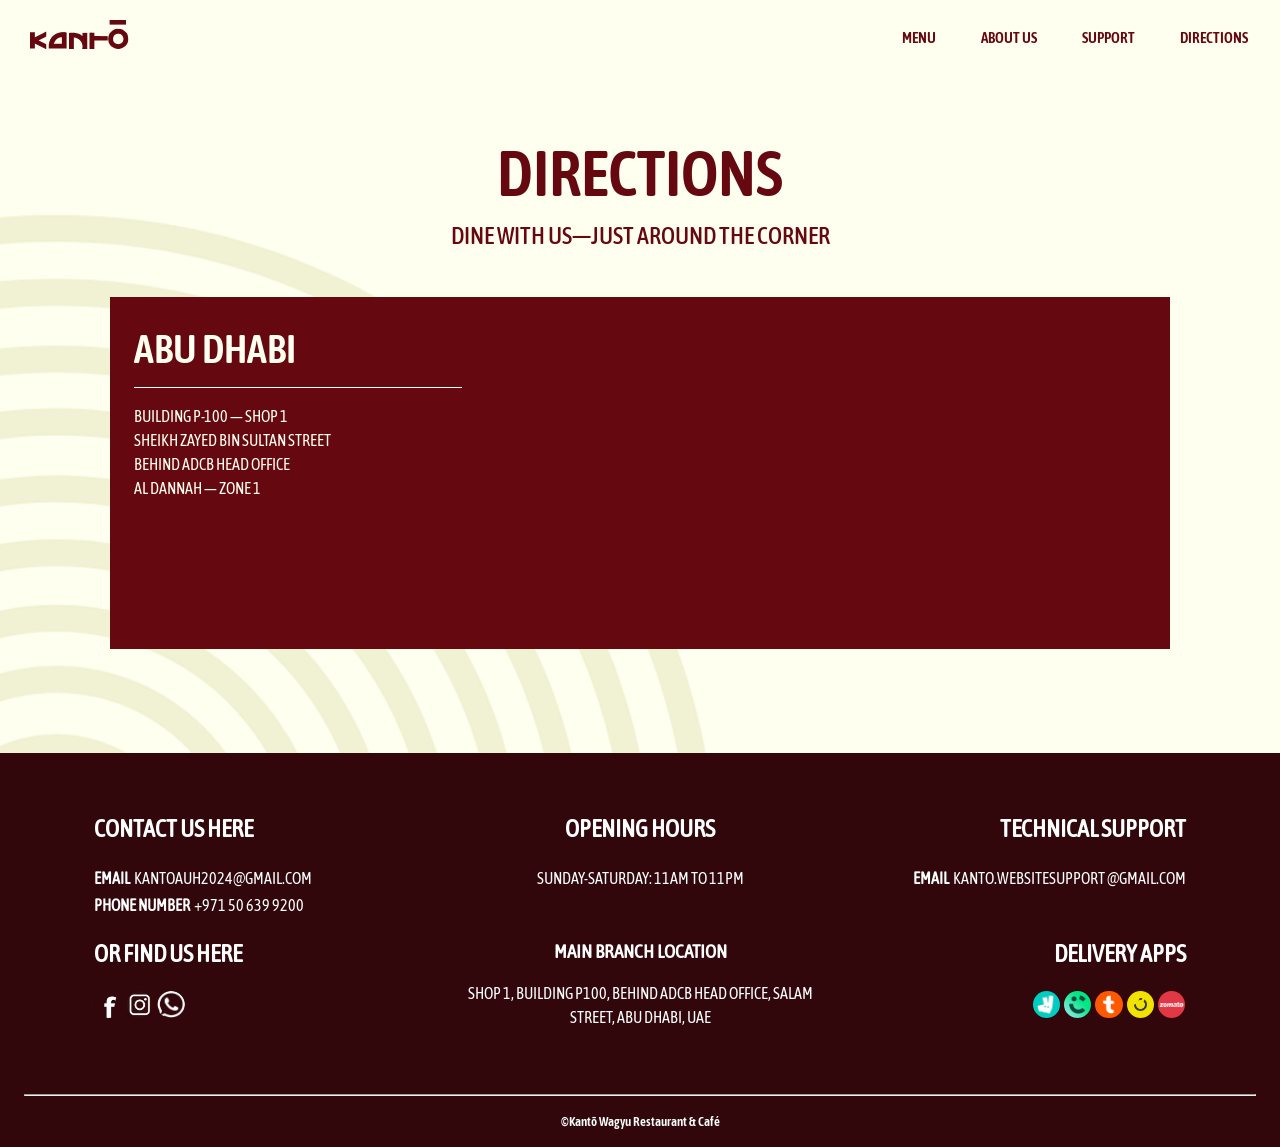
<file: Website/directions.html>
<!DOCTYPE html>
<html lang="en">

<head>
    <meta charset="UTF-8">
    <meta name="viewport" content="width=device-width, initial-scale=1.0">
    <link rel="stylesheet" href="style.css"> <!-- External style sheet -->
    <link rel="icon" href="website-media/Header/kanto-main-logo.ico" type="image/x-icon"> <!-- Sets document icon -->
    <title>Kantō Wagyu Restaurant & Café • Directions</title>
</head>

<body id="directions-body">
    <!-- Header Section -->
    <header id="directions-header">
        <!-- Navigation  -->
        <nav class="nav-bar" id="navbar">
            <!-- Logo that leads to Home -->
            <a href="index.html">
                <img src="website-media/Support/Kanto Nav Logo.png" class="header-logo" alt="Kanto Logo">
            </a>

            <!-- Navigation Links -->
            <div class="nav-links" id="nav-links">
                <ul>
                    <li><a href="menu.html">MENU</a></li>
                    <li><a href="about.html">ABOUT US</a></li>
                    <li><a href="support.html">SUPPORT</a></li>
                    <li><a href="directions.html"><b>DIRECTIONS</b></a></li>
                </ul>
            </div>

            <!-- Navigation button for mobile -->
            <button class="nav-button" id="nav-toggle">
                <img src="website-media/Support/Mobile Navigation Bar.png" alt="nav button">
            </button>
        </nav>
    </header>

    <!-- Main Section -->
    <main class="directions-sec">
        <!-- header desc start -->
        <div class="header-desc">
            <h1>DIRECTIONS</h1>
            <p>DINE WITH US—JUST AROUND THE CORNER</p>
        </div>
        <!-- header desc end -->
            <!-- loc details start -->
        <div class="loc-details">
            <h3>ABU DHABI</h3>
            <hr>
            <p>BUILDING P-100 — SHOP 1 <br> SHEIKH ZAYED BIN SULTAN STREET <br> BEHIND ADCB HEAD OFFICE <br> AL
                DANNAH — ZONE 1</p>
            <!-- loc maps start -->
            <div class="loc-maps">
                <iframe
                    src="https://www.google.com/maps/embed?pb=!1m18!1m12!1m3!1d3630.802756283384!2d54.372539273566446!3d24.492290159894345!2m3!1f0!2f0!3f0!3m2!1i1024!2i768!4f13.1!3m3!1m2!1s0x3e5e67fa5ac65985%3A0x7c468b4ffab50834!2sKant%C5%8D%20Wagyu%20Restaurant%20and%20Caf%C3%A9!5e0!3m2!1sen!2sae!4v1777362889877!5m2!1sen!2sae"
                    width="100%" height="100%" style="border:0;" allowfullscreen="" loading="lazy"
                    referrerpolicy="no-referrer-when-downgrade"></iframe>
            </div>
            <!-- loc maps end -->
        </div>
        <!-- loc details end -->
    </main>

    <!-- Footer Section -->
    <footer id="directions-footer">
        <div class="more-info">

            <!-- Kanto Wagyu Contact Information -->
            <div class="contact-us-here">
                <h5>CONTACT US HERE</h5>
                <p><b>EMAIL</b> KANTOAUH2024@GMAIL.COM</p>
                <p><b>PHONE NUMBER</b> +971 50 639 9200</p>
            </div>

            <!-- Kanto Wagyu Social Media -->
            <div class="find-us-here">
                <h5>OR FIND US HERE</h5>
                <div class="footer-social-media">
                    <a href="https://www.facebook.com/kantowagyurestaurant/" target="_blank"><img
                            src="website-media/Footer/facebook-2.png" alt="facebook"></a>
                    <a href="https://www.instagram.com/kantowagyu/" target="_blank"><img
                            src="website-media/Footer/instagram-2.png" alt="instagram"></a>
                    <a href="https://wa.me/971506399200" target="_blank"><img src="website-media/Footer/whatsapp-2.png"
                            alt="whatsapp"></a>
                </div>
            </div>

            <!-- Kanto Wagyu Opening Hours -->
            <div class="opening-hours">
                <h5>OPENING HOURS</h5>
                <p>SUNDAY-SATURDAY: 11AM TO 11PM</p>
            </div>

            <!-- Technical Support Contact Information  -->
            <div class="technical-support">
                <h5>TECHNICAL SUPPORT</h5>
                <p><b>EMAIL</b> KANTO.WEBSITESUPPORT <span>@GMAIL.COM</span></p>
            </div>

            <!-- Kanto Wagyu Location -->
            <div class="branch-location">
                <h6>MAIN BRANCH LOCATION</h6>
                <p>SHOP 1, BUILDING P100, BEHIND ADCB HEAD OFFICE, SALAM STREET, ABU DHABI, UAE</p>
            </div>

            <!-- Delivery Apps -->
            <div class="delivery-apps">
                <h5>DELIVERY APPS</h5>
                <div class="footer-delivery-apps">
                    <a href="https://deliveroo.ae/menu/abu-dhabi/al-danah/kanto-wagyu-restaurant-and-cafe"
                        target="_blank"><img src="website-media/Footer/deliveroo.png" alt="deliveroo"></a>
                    <a href="https://www.careem.com/en-AE/food?srsltid=AfmBOopY6dyT9Fq6PMv54_ls0Q9TacLWR9AQfyQo1hq0aner9zUSiROL" target="_blank"><img
                            src="website-media/Footer/careem.jpg" alt="careem"></a>
                    <a href="https://www.talabat.com/uae/restaurant/735410/kanto-wagyu-restaurant-and-caf-tourist-club-area-al-zahiya?aid=6485"
                        target="_blank"><img src="website-media/Footer/talabat.png" alt="talabat"></a>
                    <a href="https://food.noon.com/uae-en/outlet/KNTWGYZZ1J-Kant%C5%8D%20Wagyu/" target="_blank"><img
                            src="website-media/Footer/noon.png" alt="noon"></a>
                    <a href="https://www.zomato.com/abudhabi/kanto-najda" target="_blank"><img
                            src="website-media/Footer/zomato.png" alt="zomato"></a>
                </div>
            </div>
        </div>

        <hr>

        <p class="copyright">&copy;Kantō Wagyu Restaurant & Café</p>
    </footer>

    <script src="index.js"></script> <!-- External JavaScript  -->
</body>

</html>
</file>
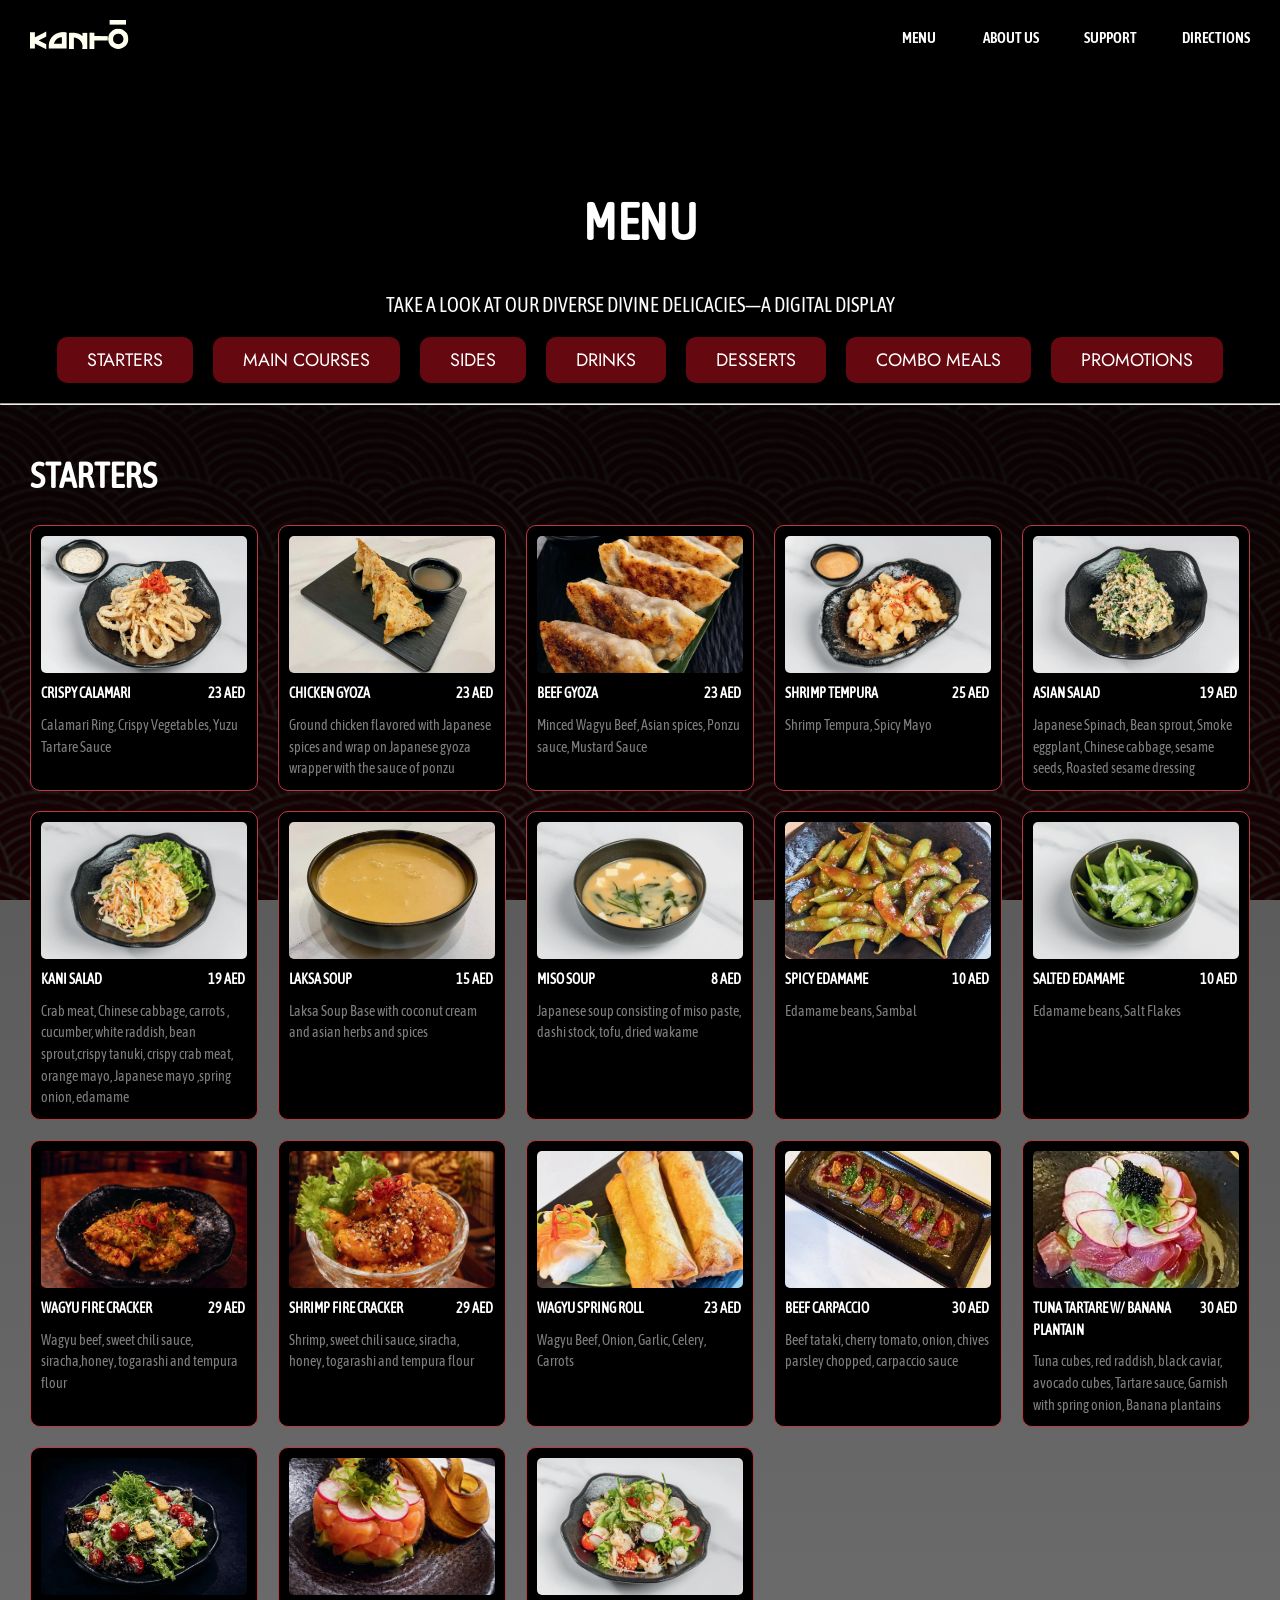
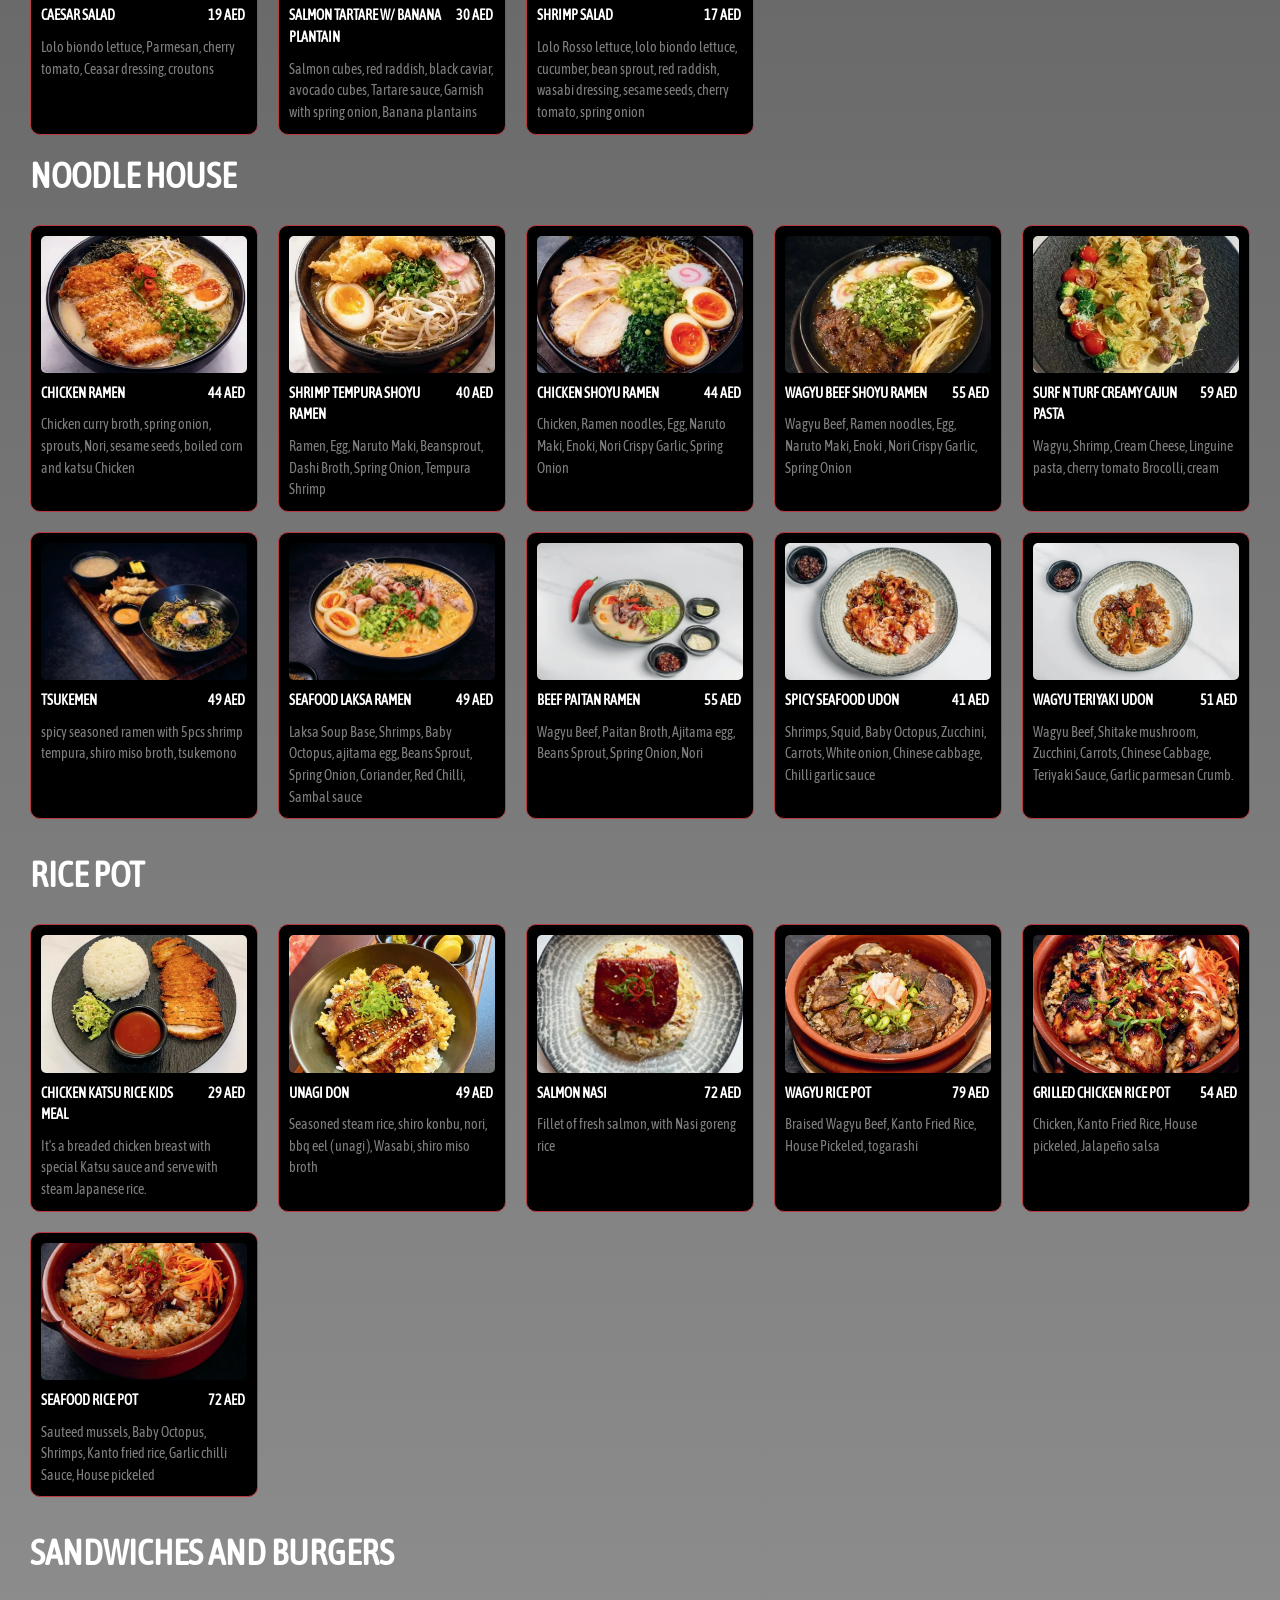
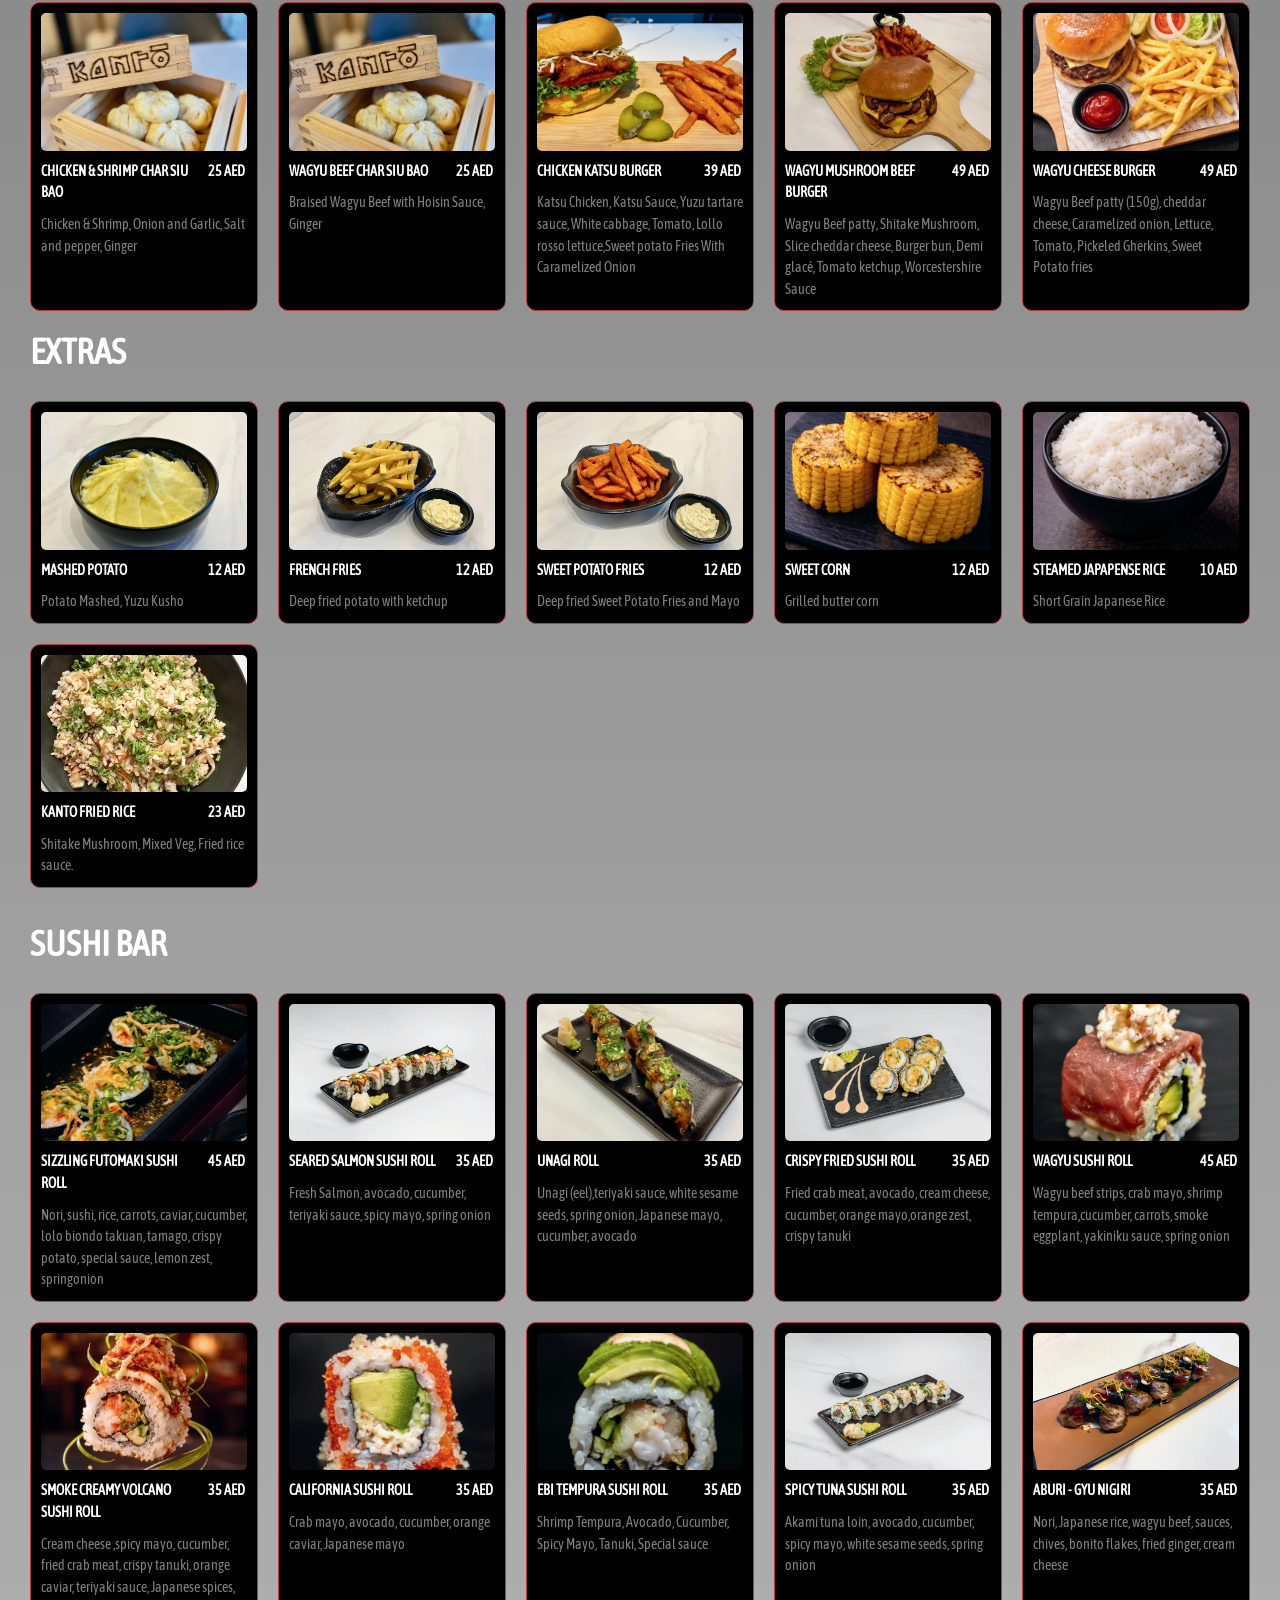
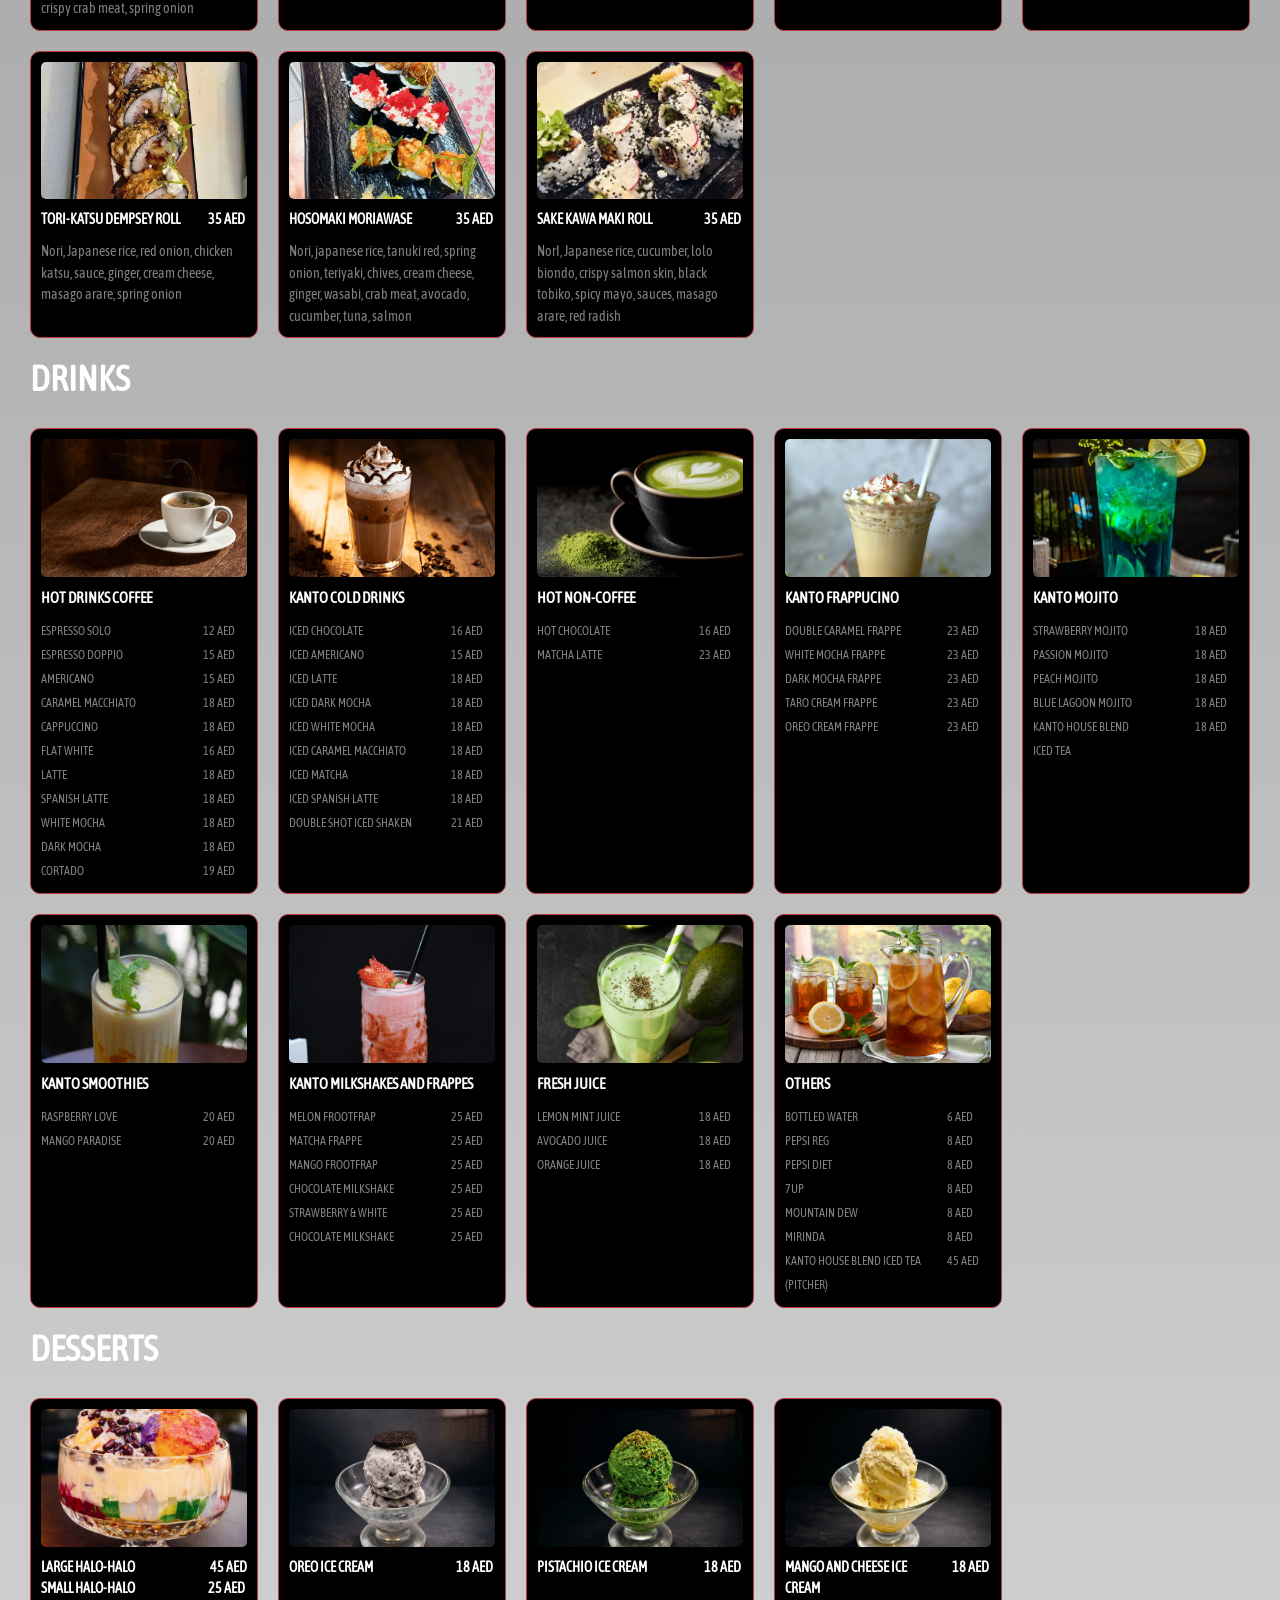
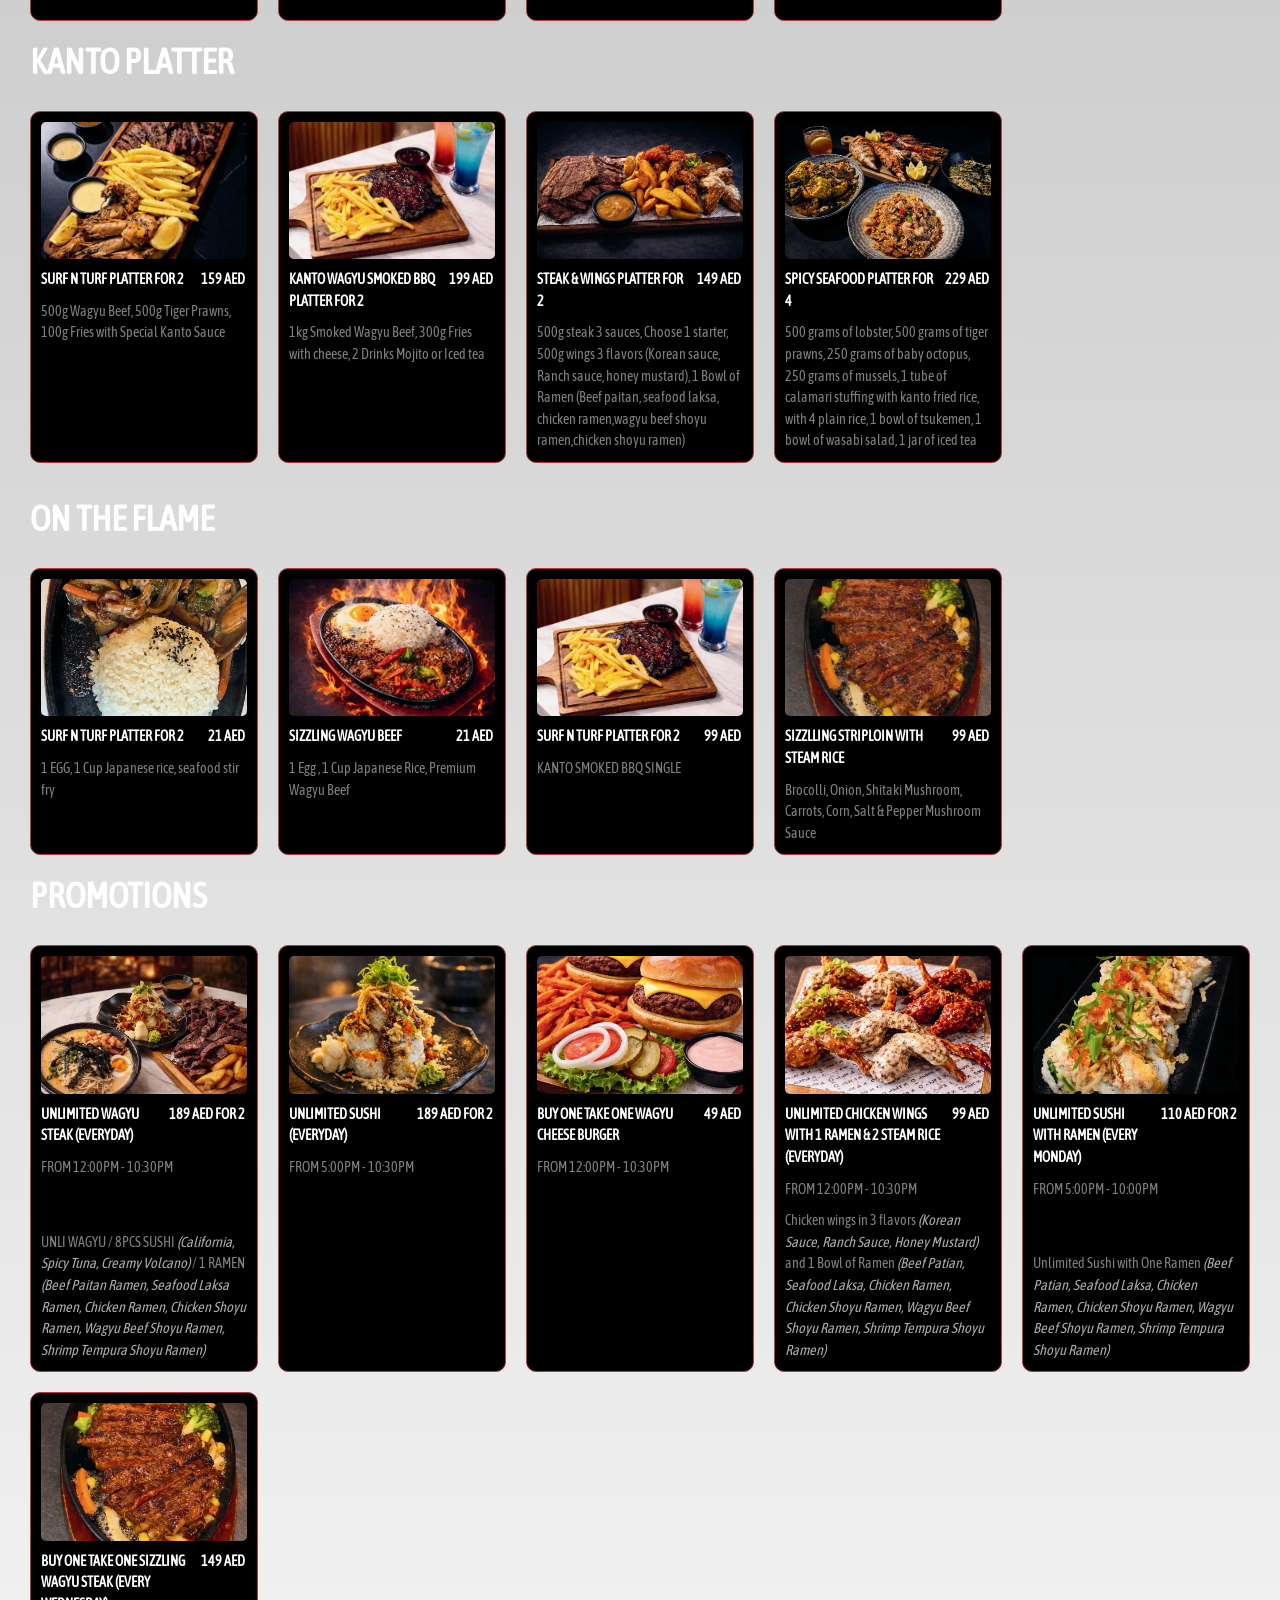
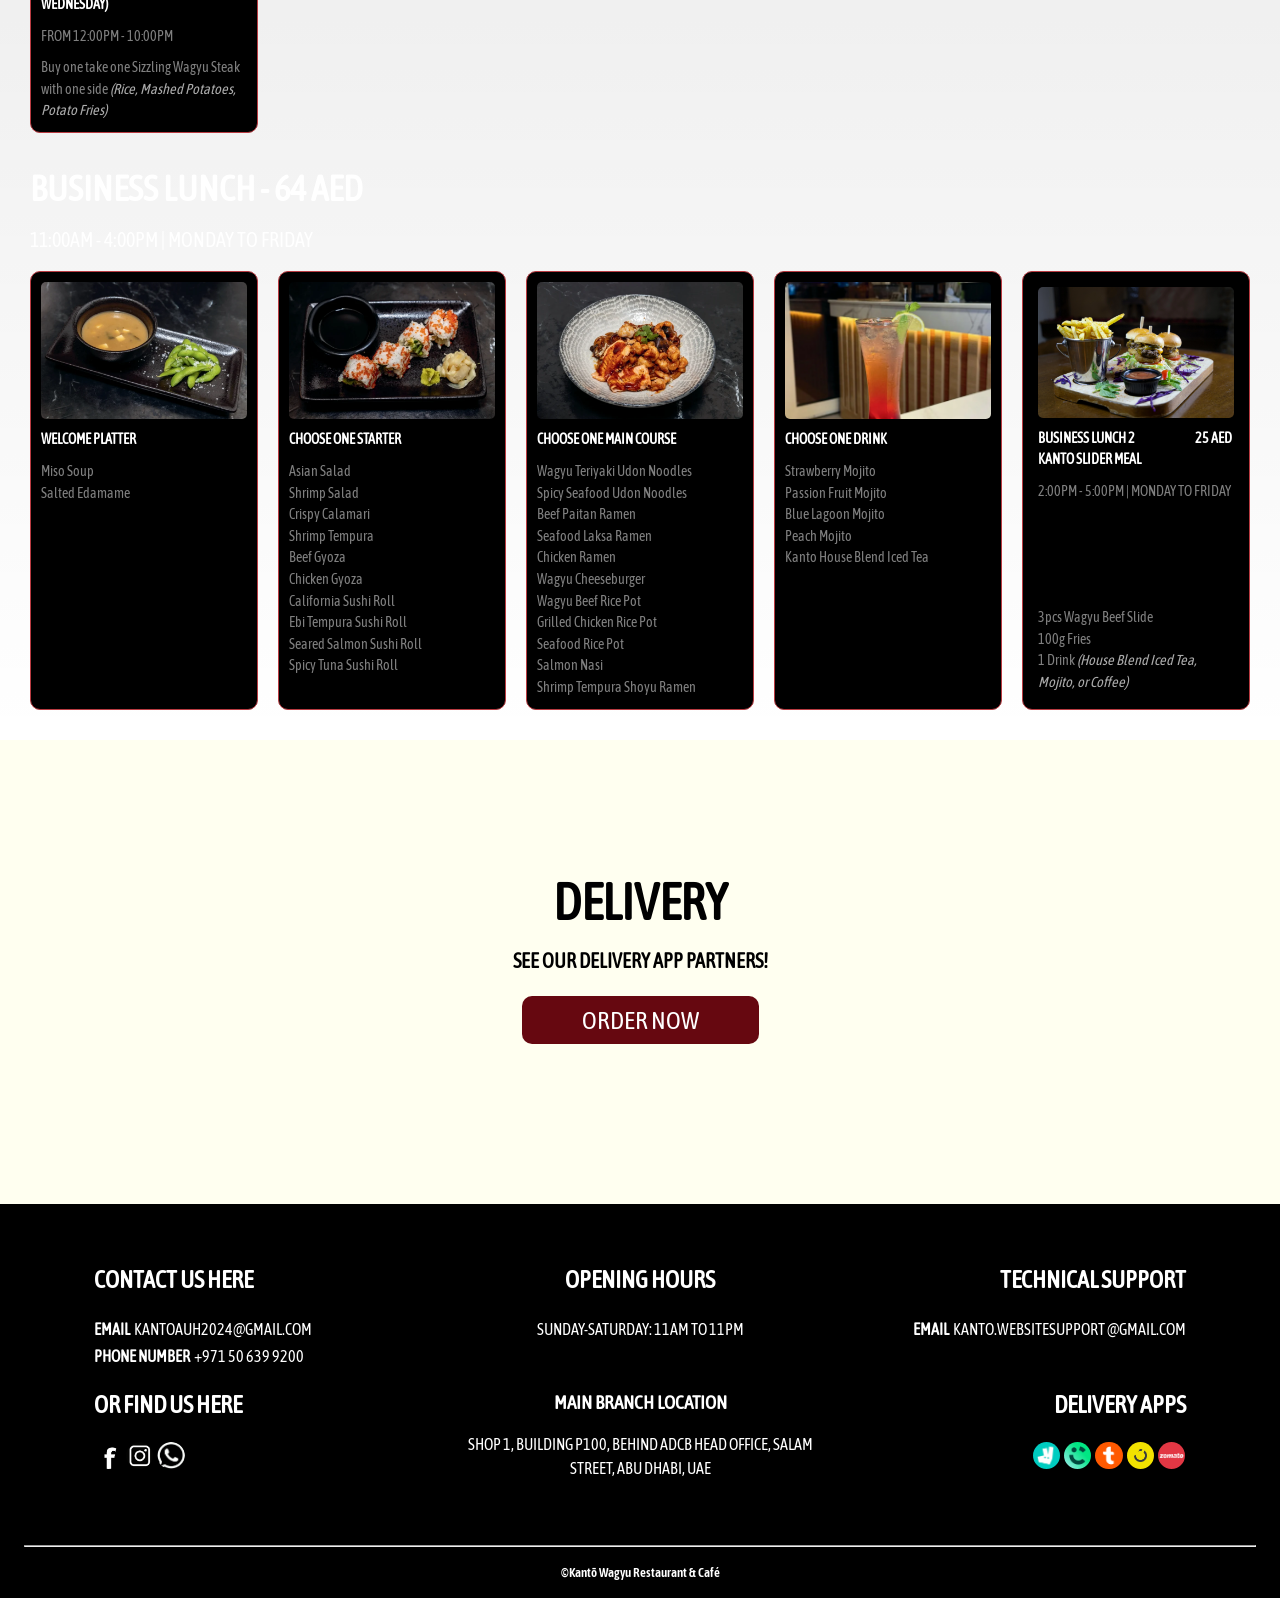
<file: Website/menu.html>
<!DOCTYPE html>
<html lang="en">

<head>
    <meta charset="UTF-8">
    <meta name="viewport" content="width=device-width, initial-scale=1.0">
    <link rel="stylesheet" href="style.css">
    <link rel="icon" href="website-media/Header/kanto-main-logo.ico" type="image/x-icon"> <!-- Sets document icon -->
    <title>Kantō Wagyu Restaurant & Café • Menu</title>
</head>

<body id="menu-bg">
    <!-- Header Section -->
    <header>
        <!-- Navigation  -->
        <nav class="nav-bar" id="navbar">
            <!-- Logo that leads to Home -->
            <a href="index.html">
                <img src="website-media/Header/kanto-nav.png" class="header-logo" alt="Kanto Logo">
            </a>

            <!-- Navigation Links -->
            <div class="nav-links" id="nav-links">
                <ul>
                    <li><a href="menu.html"><b>MENU</b></a></li>
                    <li><a href="about.html">ABOUT US</a></li>
                    <li><a href="support.html">SUPPORT</a></li>
                    <li><a href="directions.html">DIRECTIONS</a></li>
                </ul>
            </div>

            <!-- Navigation button for mobile -->
            <button class="nav-button" id="nav-toggle">
                <img src="website-media/Header/nav-button.png" alt="nav button">
            </button>
        </nav>
    </header>

    <!-- Main Section -->
    <main>

        <!-- Menu Section  -->
        <section class="menu-main">

            <!-- Title with Description -->
            <div class="title">
                <h1>MENU</h1>
                <h2>TAKE A LOOK AT OUR DIVERSE DIVINE DELICACIES—A DIGITAL DISPLAY</h2>
            </div>

            <!-- Menu Category Buttons -->
            <div class="btn-container">
                <button onclick="display_menu('starters')">STARTERS</button>
                <button onclick="display_menu('mains')">MAIN COURSES</button>
                <button onclick="display_menu('sides')">SIDES</button>
                <button onclick="display_menu('drinks')">DRINKS</button>
                <button onclick="display_menu('desserts')">DESSERTS</button>
                <button onclick="display_menu('combos')">COMBO MEALS</button>
                <button onclick="display_menu('promos')">PROMOTIONS</button>
            </div>

            <hr>

            <!-- Menu Display Section -->
            <div class="menu-display-section" class="bg-img">
                <!-- Menu Starters Section -->
                <div id="starters" class="menu-group">

                    <!-- Starters: Starters -->
                    <div class="sub-menu-group">
                        <h2>STARTERS</h2>
                        <div class="menu-item">
                            <img src="website-media/Menu/starters/12.webp" alt="Crispy Calamari" fetchpriority="high" height="50px" width="30px" loading="lazy">
                            <p><b>CRISPY CALAMARI</b></p>
                            <p><b>23 AED</b></p>
                            <p>Calamari Ring, Crispy Vegetables, Yuzu Tartare Sauce</p>
                        </div>

                        <div class="menu-item">
                            <img src="website-media/Menu/starters/13.webp" alt="Chicken Gyoza" fetchpriority="high" height="50px" width="30px" loading="lazy">
                            <p><b>CHICKEN GYOZA</b></p>
                            <p><b>23 AED</b></p>
                            <p>Ground chicken flavored with Japanese spices and wrap on Japanese gyoza wrapper with the sauce of ponzu</p>
                        </div>

                        <div class="menu-item">
                            <img src="website-media/Menu/starters/14.webp" alt="Beef Gyoza" fetchpriority="high" height="50px" width="30px" loading="lazy">
                            <p><b>BEEF GYOZA</b></p>
                            <p><b>23 AED</b></p>
                            <p>Minced Wagyu Beef, Asian spices, Ponzu sauce, Mustard Sauce</p>
                        </div>
                    
                        <div class="menu-item">
                            <img src="website-media/Menu/starters/15.webp" alt="Shrimp Tempura" fetchpriority="high" height="50px" width="30px" loading="lazy">
                            <p><b>SHRIMP TEMPURA</b></p>
                            <p><b>25 AED</b></p>
                            <p>Shrimp Tempura, Spicy Mayo</p>
                        </div>

                        <div class="menu-item">
                            <img src="website-media/Menu/starters/16.webp" alt="Asian Salad" fetchpriority="high" height="50px" width="30px" loading="lazy">
                            <p><b>ASIAN SALAD</b></p>
                            <p><b>19 AED</b></p>
                            <p>Japanese Spinach, Bean sprout, Smoke eggplant, Chinese cabbage, sesame seeds, Roasted sesame dressing</p>
                        </div>

                        <div class="menu-item">
                            <img src="website-media/Menu/starters/17.webp" alt="Kani Salad" fetchpriority="high" height="50px" width="30px" loading="lazy">
                            <p><b>KANI SALAD</b></p>
                            <p><b>19 AED</b></p>
                            <p>Crab meat, Chinese cabbage, carrots , cucumber, white raddish, bean sprout,crispy tanuki, crispy crab meat, orange mayo, Japanese mayo ,spring onion, edamame</p>
                        </div>

                        <div class="menu-item">
                            <img src="website-media/Menu/starters/18.webp" alt="Laksa Soup" fetchpriority="high" height="50px" width="30px" loading="lazy">
                            <p><b>LAKSA SOUP</b></p>
                            <p><b>15 AED</b></p>
                            <p>Laksa Soup Base with coconut cream and asian herbs and spices</p>
                        </div>

                        <div class="menu-item">
                            <img src="website-media/Menu/starters/19.webp" alt="Miso Soup" fetchpriority="high" height="50px" width="30px" loading="lazy">
                            <p><b>MISO SOUP</b></p>
                            <p><b>8 AED</b></p>
                            <p>Japanese soup consisting of miso paste, dashi stock, tofu, dried wakame</p>
                        </div>

                        <div class="menu-item">
                            <img src="website-media/Menu/starters/20.webp" alt="Spicy Edamame" fetchpriority="high" height="50px" width="30px" loading="lazy">
                            <p><b>SPICY EDAMAME</b></p>
                            <p><b>10 AED</b></p>
                            <p>Edamame beans, Sambal</p>
                        </div>

                        <div class="menu-item">
                            <img src="website-media/Menu/starters/21.webp" alt="Salted Edamame" fetchpriority="high" height="50px" width="30px" loading="lazy">
                            <p><b>SALTED EDAMAME</b></p>
                            <p><b>10 AED</b></p>
                            <p>Edamame beans, Salt Flakes</p>
                        </div>

                        <div class="menu-item">
                            <img src="website-media/Menu/starters/22.webp" alt="Wagyu Fire Cracker" fetchpriority="high" height="50px" width="30px" loading="lazy">
                            <p><b>WAGYU FIRE CRACKER</b></p>
                            <p><b>29 AED</b></p>
                            <p>Wagyu beef, sweet chili sauce, siracha,honey, togarashi and tempura flour</p>
                        </div>

                        <div class="menu-item">
                            <img src="website-media/Menu/starters/23.webp" alt="Shrimp Fire Cracker" fetchpriority="high" height="50px" width="30px" loading="lazy">
                            <p><b>SHRIMP FIRE CRACKER</b></p>
                            <p><b>29 AED</b></p>
                            <p>Shrimp, sweet chili sauce, siracha, honey, togarashi and tempura flour</p>
                        </div>

                        <div class="menu-item">
                            <img src="website-media/Menu/starters/24.webp" alt="Wagyu Spring Roll" fetchpriority="high" height="50px" width="30px" loading="lazy">
                            <p><b>WAGYU SPRING ROLL</b></p>
                            <p><b>23 AED</b></p>
                            <p>Wagyu Beef, Onion, Garlic, Celery, Carrots</p>
                        </div>

                        <div class="menu-item">
                            <img src="website-media/Menu/starters/25.webp" alt="Beef Carpaccio" fetchpriority="high" height="50px" width="30px" loading="lazy">
                            <p><b>BEEF CARPACCIO</b></p>
                            <p><b>30 AED</b></p>
                            <p>Beef tataki, cherry tomato, onion, chives parsley chopped, carpaccio sauce</p>
                        </div>

                        <div class="menu-item">
                            <img src="website-media/Menu/starters/26.webp" alt="Tuna Tartare with Banana Plantain" fetchpriority="high" height="50px" width="30px" loading="lazy">
                            <p><b>TUNA TARTARE W/ BANANA PLANTAIN</b></p>
                            <p><b>30 AED</b></p>
                            <p>Tuna cubes, red raddish, black caviar, avocado cubes, Tartare sauce, Garnish with spring onion, Banana plantains</p>
                        </div>

                        <div class="menu-item">
                            <img src="website-media/Menu/starters/27.webp" alt="Caesar Salad" fetchpriority="high" height="50px" width="30px" loading="lazy">
                            <p><b>CAESAR SALAD</b></p>
                            <p><b>19 AED</b></p>
                            <p>Lolo biondo lettuce, Parmesan, cherry tomato, Ceasar dressing, croutons</p>
                        </div>

                        <div class="menu-item">
                            <img src="website-media/Menu/starters/28.webp" alt="Salmon Tartare with Banana Plantain" fetchpriority="high" height="50px" width="30px" loading="lazy">
                            <p><b>SALMON TARTARE W/ BANANA PLANTAIN</b></p>
                            <p><b>30 AED</b></p>
                            <p>Salmon cubes, red raddish, black caviar, avocado cubes, Tartare sauce, Garnish with spring onion, Banana plantains</p>
                        </div>

                        <div class="menu-item">
                            <img src="website-media/Menu/starters/29.webp" alt="Shrimp Salad" fetchpriority="high" height="50px" width="30px" loading="lazy">
                            <p><b>SHRIMP SALAD</b></p>
                            <p><b>17 AED</b></p>
                            <p>Lolo Rosso lettuce, lolo biondo lettuce, cucumber, bean sprout, red raddish, wasabi dressing, sesame seeds, cherry tomato, spring onion</p>
                        </div>
                    </div>
                    <!-- End of Starters: Starters -->
                </div>
                <!-- End of Menu Starters Section -->

                <!-- Menu Main Courses Section -->
                <div id="mains" class="menu-group">

                    <!-- Mains: Noodle House -->
                    <div class="sub-menu-group">
                        <h2>NOODLE HOUSE</h2>
                        <div class="menu-item">
                            <img src="website-media/Menu/main-courses/noodle-house/43.webp" alt="Chicken Ramen" fetchpriority="high" height="50px" width="30px" loading="lazy">
                            <p><b>CHICKEN RAMEN</b></p>
                            <p><b>44 AED</b></p>
                            <p>Chicken curry broth, spring onion, sprouts, Nori, sesame seeds, boiled corn and katsu Chicken</p>
                        </div>

                        <div class="menu-item">
                            <img src="website-media/Menu/main-courses/noodle-house/44.webp" alt="Shrimp Tempura Shoyu Ramen" fetchpriority="high" height="50px" width="30px" loading="lazy">
                            <p><b>SHRIMP TEMPURA SHOYU RAMEN</b></p>
                            <p><b>40 AED</b></p>
                            <p>Ramen, Egg, Naruto Maki, Beansprout, Dashi Broth, Spring Onion, Tempura Shrimp</p>
                        </div>

                        <div class="menu-item">
                            <img src="website-media/Menu/main-courses/noodle-house/45.webp" alt="Chicken Shoyu Ramen" fetchpriority="high" height="50px" width="30px" loading="lazy">
                            <p><b>CHICKEN SHOYU RAMEN</b></p>
                            <p><b>44 AED</b></p>
                            <p>Chicken, Ramen noodles, Egg, Naruto Maki, Enoki, Nori Crispy Garlic, Spring Onion</p>
                        </div>

                        <div class="menu-item">
                            <img src="website-media/Menu/main-courses/noodle-house/46.webp" alt="Wagyu Beef Shoyu Ramen" fetchpriority="high" height="50px" width="30px" loading="lazy">
                            <p><b>WAGYU BEEF SHOYU RAMEN</b></p>
                            <p><b>55 AED</b></p>
                            <p>Wagyu Beef, Ramen noodles, Egg, Naruto Maki, Enoki , Nori Crispy Garlic, Spring Onion</p>
                        </div>

                        <div class="menu-item">
                            <img src="website-media/Menu/main-courses/noodle-house/47.webp" alt="Surf n Turf Creamy Cajun Pasta" fetchpriority="high" height="50px" width="30px" loading="lazy">
                            <p><b>SURF N TURF CREAMY CAJUN PASTA</b></p>
                            <p><b>59 AED</b></p>
                            <p>Wagyu, Shrimp, Cream Cheese, Linguine pasta, cherry tomato Brocolli, cream</p>
                        </div>

                        <div class="menu-item">
                            <img src="website-media/Menu/main-courses/noodle-house/48.webp" alt="Tsukemen" fetchpriority="high" height="50px" width="30px" loading="lazy">
                            <p><b>TSUKEMEN</b></p>
                            <p><b>49 AED</b></p>
                            <p>spicy seasoned ramen with 5pcs shrimp tempura, shiro miso broth, tsukemono</p>
                        </div>

                        <div class="menu-item">
                            <img src="website-media/Menu/main-courses/noodle-house/49.webp" alt="Seafood Laksa Ramen" fetchpriority="high" height="50px" width="30px" loading="lazy">
                            <p><b>SEAFOOD LAKSA RAMEN</b></p>
                            <p><b>49 AED</b></p>
                            <p>Laksa Soup Base, Shrimps, Baby Octopus, ajitama egg, Beans Sprout, Spring Onion, Coriander, Red Chilli, Sambal sauce</p>
                        </div>

                        <div class="menu-item">
                            <img src="website-media/Menu/main-courses/noodle-house/50.webp" alt="Beef Paitan Ramen" fetchpriority="high" height="50px" width="30px" loading="lazy">
                            <p><b>BEEF PAITAN RAMEN</b></p>
                            <p><b>55 AED</b></p>
                            <p>Wagyu Beef, Paitan Broth, Ajitama egg, Beans Sprout, Spring Onion, Nori</p>
                        </div>

                        <div class="menu-item">
                            <img src="website-media/Menu/main-courses/noodle-house/51.webp" alt="Spicy Seafood Udon" fetchpriority="high" height="50px" width="30px" loading="lazy">
                            <p><b>SPICY SEAFOOD UDON</b></p>
                            <p><b>41 AED</b></p>
                            <p>Shrimps, Squid, Baby Octopus, Zucchini, Carrots, White onion, Chinese cabbage, Chilli garlic sauce</p>
                        </div>

                        <div class="menu-item">
                            <img src="website-media/Menu/main-courses/noodle-house/52.webp" alt="Wagyu Teriyaki Udon" fetchpriority="high" height="50px" width="30px" loading="lazy">
                            <p><b>WAGYU TERIYAKI UDON</b></p>
                            <p><b>51 AED</b></p>
                            <p>Wagyu Beef, Shitake mushroom, Zucchini, Carrots, Chinese Cabbage, Teriyaki Sauce, Garlic parmesan Crumb.</p>
                        </div>
                    </div>
                    <!-- End of Mains: Noodle House -->

                    <!-- Mains: Rice Pot -->
                    <div class="sub-menu-group">
                        <h2>RICE POT</h2>
                        <div class="menu-item">
                            <img src="website-media/Menu/main-courses/rice-pots/58.webp" alt="Chicken Katsu Rice Kids Meal" fetchpriority="high" height="50px" width="30px" loading="lazy">
                            <p><b>CHICKEN KATSU RICE KIDS MEAL</b></p>
                            <p><b>29 AED</b></p>
                            <p>It’s a breaded chicken breast with special Katsu sauce and serve with steam Japanese rice.</p>
                        </div>

                        <div class="menu-item">
                            <img src="website-media/Menu/main-courses/rice-pots/59.webp" alt="Unagi Don" fetchpriority="high" height="50px" width="30px" loading="lazy">
                            <p><b>UNAGI DON</b></p>
                            <p><b>49 AED</b></p>
                            <p>Seasoned steam rice, shiro konbu, nori, bbq eel ( unagi ), Wasabi, shiro miso broth</p>
                        </div>

                        <div class="menu-item">
                            <img src="website-media/Menu/main-courses/rice-pots/60.webp" alt="Salmon Nasi" fetchpriority="high" height="50px" width="30px" loading="lazy">
                            <p><b>SALMON NASI</b></p>
                            <p><b>72 AED</b></p>
                            <p>Fillet of fresh salmon, with Nasi goreng rice</p>
                        </div>
                        
                        <div class="menu-item">
                            <img src="website-media/Menu/main-courses/rice-pots/61.webp" alt="Wagyu Rice Pot" fetchpriority="high" height="50px" width="30px" loading="lazy">
                            <p><b>WAGYU RICE POT</b></p>
                            <p><b>79 AED</b></p>
                            <p>Braised Wagyu Beef, Kanto Fried Rice, House Pickeled, togarashi</p>
                        </div>

                        <div class="menu-item">
                            <img src="website-media/Menu/main-courses/rice-pots/62.webp" alt="Grilled Chicken Rice Pot" fetchpriority="high" height="50px" width="30px" loading="lazy">
                            <p><b>GRILLED CHICKEN RICE POT</b></p>
                            <p><b>54 AED</b></p>
                            <p>Chicken, Kanto Fried Rice, House pickeled, Jalapeño salsa</p>
                        </div>

                        <div class="menu-item">
                            <img src="website-media/Menu/main-courses/rice-pots/63.webp" alt="Seafood Rice Pot" fetchpriority="high" height="50px" width="30px" loading="lazy">
                            <p><b>SEAFOOD RICE POT</b></p>
                            <p><b>72 AED</b></p>
                            <p>Sauteed mussels, Baby Octopus, Shrimps, Kanto fried rice, Garlic chilli Sauce, House pickeled</p>
                        </div>
                    </div>
                    <!-- End of Mains: Rice Pot -->

                    <!-- Mains: Sandwiches and Burgers -->
                    <div class="sub-menu-group">
                        <h2>SANDWICHES AND BURGERS</h2>
                        <div class="menu-item">
                            <img src="website-media/Menu/main-courses/sandwiches-burgers/53.webp" alt="Chicken and Shrimp Char Siu Bao" fetchpriority="high" height="50px" width="30px" loading="lazy">
                            <p><b>CHICKEN & SHRIMP CHAR SIU BAO</b></p>
                            <p><b>25 AED</b></p>
                            <p>Chicken & Shrimp, Onion and Garlic, Salt and pepper, Ginger</p>
                        </div>

                        <div class="menu-item">
                            <img src="website-media/Menu/main-courses/sandwiches-burgers/54.webp" alt="Wagyu Beef Char Siu Bao" fetchpriority="high" height="50px" width="30px" loading="lazy">
                            <p><b>WAGYU BEEF CHAR SIU BAO</b></p>
                            <p><b>25 AED</b></p>
                            <p>Braised Wagyu Beef with Hoisin Sauce, Ginger</p>
                        </div>

                        <div class="menu-item">
                            <img src="website-media/Menu/main-courses/sandwiches-burgers/55.webp" alt="Chicken Katsu Burger" fetchpriority="high" height="50px" width="30px" loading="lazy">
                            <p><b>CHICKEN KATSU BURGER</b></p>
                            <p><b>39 AED</b></p>
                            <p>Katsu Chicken, Katsu Sauce, Yuzu tartare sauce, White cabbage, Tomato, Lollo rosso lettuce,Sweet potato Fries With Caramelized Onion</p>
                        </div>
                        
                        <div class="menu-item">
                            <img src="website-media/Menu/main-courses/sandwiches-burgers/56.webp" alt="Wagyu Mushroom Beef Burger" fetchpriority="high" height="50px" width="30px" loading="lazy">
                            <p><b>WAGYU MUSHROOM BEEF BURGER</b></p>
                            <p><b>49 AED</b></p>
                            <p>Wagyu Beef patty, Shitake Mushroom, Slice cheddar cheese, Burger bun, Demi glacé, Tomato ketchup, Worcestershire Sauce</p>
                        </div>

                        <div class="menu-item">
                            <img src="website-media/Menu/main-courses/sandwiches-burgers/57.webp" alt="Wagyu Cheese Burger" fetchpriority="high" height="50px" width="30px" loading="lazy">
                            <p><b>WAGYU CHEESE BURGER</b></p>
                            <p><b>49 AED</b></p>
                            <p>Wagyu Beef patty (150g), cheddar cheese, Caramelized onion, Lettuce, Tomato, Pickeled Gherkins, Sweet Potato fries</p>
                        </div>
                    </div>
                    <!-- End of Mains: Sandwiches and Burgers -->
                </div>
                <!-- End of Menu Main Courses Section -->

                <!-- Menu Sides Section -->
                <div id="sides" class="menu-group">
                    
                    <!-- Sides: Extras -->
                    <div class="sub-menu-group">
                        <h2>EXTRAS</h2>
                        <div class="menu-item">
                            <img src="website-media/Menu/sides/extras/64.webp" alt="Mashed Potato" fetchpriority="high" height="50px" width="30px" loading="lazy">
                            <p><b>MASHED POTATO</b></p>
                            <p><b>12 AED</b></p>
                            <p>Potato Mashed, Yuzu Kusho</p>
                        </div>

                        <div class="menu-item">
                            <img src="website-media/Menu/sides/extras/65.webp" alt="French Friesr" fetchpriority="high" height="50px" width="30px" loading="lazy">
                            <p><b>FRENCH FRIES</b></p>
                            <p><b>12 AED</b></p>
                            <p>Deep fried potato with ketchup</p>
                        </div>

                        <div class="menu-item">
                            <img src="website-media/Menu/sides/extras/66.webp" alt="Sweet Potato Fries" fetchpriority="high" height="50px" width="30px" loading="lazy">
                            <p><b>SWEET POTATO FRIES</b></p>
                            <p><b>12 AED</b></p>
                            <p>Deep fried Sweet Potato Fries and Mayo</p>
                        </div>

                        <div class="menu-item">
                            <img src="website-media/Menu/sides/extras/67.webp" alt="Sweet Corn" fetchpriority="high" height="50px" width="30px" loading="lazy">
                            <p><b>SWEET CORN</b></p>
                            <p><b>12 AED</b></p>
                            <p>Grilled butter corn</p>
                        </div>

                        <div class="menu-item">
                            <img src="website-media/Menu/sides/extras/68.webp" alt="Steamed Japanese Rice" fetchpriority="high" height="50px" width="30px" loading="lazy">
                            <p><b>STEAMED JAPAPENSE RICE</b></p>
                            <p><b>10 AED</b></p>
                            <p>Short Grain Japanese Rice</p>
                        </div>

                        <div class="menu-item">
                            <img src="website-media/Menu/sides/extras/69.webp" alt="Kanto Fried Rice" fetchpriority="high" height="50px" width="30px" loading="lazy">
                            <p><b>KANTO FRIED RICE</b></p>
                            <p><b>23 AED</b></p>
                            <p>Shitake Mushroom, Mixed Veg, Fried rice sauce.</p>
                        </div>
                    </div>
                    <!-- End of Sides: Extras -->

                    <!-- Sides: Sushi bar -->
                    <div class="sub-menu-group">
                        <h2>SUSHI BAR</h2>
                        <div class="menu-item">
                            <img src="website-media/Menu/sides/sushi-bar/30.webp" alt="Sizzling Futomaki Sushi Roll" fetchpriority="high" height="50px" width="30px" loading="lazy">
                            <p><b>SIZZLING FUTOMAKI SUSHI ROLL</b></p>
                            <p><b>45 AED</b></p>
                            <p>Nori, sushi, rice, carrots, caviar, cucumber, lolo biondo takuan, tamago, crispy potato, special sauce, lemon zest, springonion</p>
                        </div>

                        <div class="menu-item">
                            <img src="website-media/Menu/sides/sushi-bar/31.webp" alt="Seared Salmon Sushi Roll" fetchpriority="high" height="50px" width="30px" loading="lazy">
                            <p><b>SEARED SALMON SUSHI ROLL</b></p>
                            <p><b>35 AED</b></p>
                            <p>Fresh Salmon, avocado, cucumber, teriyaki sauce, spicy mayo, spring onion</p>
                        </div>

                        <div class="menu-item">
                            <img src="website-media/Menu/sides/sushi-bar/32.webp" alt="Unagi Roll" fetchpriority="high" height="50px" width="30px" loading="lazy">
                            <p><b>UNAGI ROLL</b></p>
                            <p><b>35 AED</b></p>
                            <p>Unagi (eel),teriyaki sauce, white sesame seeds, spring onion, Japanese mayo, cucumber, avocado</p>
                        </div>

                        <div class="menu-item">
                            <img src="website-media/Menu/sides/sushi-bar/33.webp" alt="Crispy Fried Sushi Roll" fetchpriority="high" height="50px" width="30px" loading="lazy">
                            <p><b>CRISPY FRIED SUSHI ROLL</b></p>
                            <p><b>35 AED</b></p>
                            <p>Fried crab meat, avocado, cream cheese, cucumber, orange mayo,orange zest, crispy tanuki</p>
                        </div>

                        <div class="menu-item">
                            <img src="website-media/Menu/sides/sushi-bar/34.webp" alt="Wagyu Sushi Roll" fetchpriority="high" height="50px" width="30px" loading="lazy">
                            <p><b>WAGYU SUSHI ROLL</b></p>
                            <p><b>45 AED</b></p>
                            <p>Wagyu beef strips, crab mayo, shrimp tempura,cucumber, carrots, smoke eggplant, yakiniku sauce, spring onion</p>
                        </div>

                        <div class="menu-item">
                            <img src="website-media/Menu/sides/sushi-bar/35.webp" alt="Smoke Creamy Volcano Sushi Roll" fetchpriority="high" height="50px" width="30px" loading="lazy">
                            <p><b>SMOKE CREAMY VOLCANO SUSHI ROLL</b></p>
                            <p><b>35 AED</b></p>
                            <p>Cream cheese ,spicy mayo, cucumber, fried crab meat, crispy tanuki, orange caviar, teriyaki sauce, Japanese spices, crispy crab meat, spring onion</p>
                        </div>

                        <div class="menu-item">
                            <img src="website-media/Menu/sides/sushi-bar/36.webp" alt="California Sushi Roll" fetchpriority="high" height="50px" width="30px" loading="lazy">
                            <p><b>CALIFORNIA SUSHI ROLL</b></p>
                            <p><b>35 AED</b></p>
                            <p>Crab mayo, avocado, cucumber, orange caviar, Japanese mayo</p>
                        </div>

                        <div class="menu-item">
                            <img src="website-media/Menu/sides/sushi-bar/37.webp" alt="Ebi Tempura Sushi Roll" fetchpriority="high" height="50px" width="30px" loading="lazy">
                            <p><b>EBI TEMPURA SUSHI ROLL</b></p>
                            <p><b>35 AED</b></p>
                            <p>Shrimp Tempura, Avocado, Cucumber, Spicy Mayo, Tanuki, Special sauce</p>
                        </div>
                        
                        <div class="menu-item">
                            <img src="website-media/Menu/sides/sushi-bar/38.webp" alt="Spicy Tuna Sushi Roll" fetchpriority="high" height="50px" width="30px" loading="lazy">
                            <p><b>SPICY TUNA SUSHI ROLL</b></p>
                            <p><b>35 AED</b></p>
                            <p>Akami tuna loin, avocado, cucumber, spicy mayo, white sesame seeds, spring onion</p>
                        </div>

                        <div class="menu-item">
                            <img src="website-media/Menu/sides/sushi-bar/39.webp" alt="Aburi - Gyu Nigiri" fetchpriority="high" height="50px" width="30px" loading="lazy">
                            <p><b>ABURI - GYU NIGIRI</b></p>
                            <p><b>35 AED</b></p>
                            <p>Nori, Japanese rice, wagyu beef, sauces, chives, bonito flakes, fried ginger, cream cheese</p>
                        </div>

                        <div class="menu-item">
                            <img src="website-media/Menu/sides/sushi-bar/40.webp" alt="Tori-Katsu Dempsey Roll" fetchpriority="high" height="50px" width="30px" loading="lazy">
                            <p><b>TORI-KATSU DEMPSEY ROLL</b></p>
                            <p><b>35 AED</b></p>
                            <p>Nori, Japanese rice, red onion, chicken katsu, sauce, ginger, cream cheese, masago arare, spring onion</p>
                        </div>

                        <div class="menu-item">
                            <img src="website-media/Menu/sides/sushi-bar/41.webp" alt="Hosomaki Moriawase" fetchpriority="high" height="50px" width="30px" loading="lazy">
                            <p><b>HOSOMAKI MORIAWASE</b></p>
                            <p><b>35 AED</b></p>
                            <p>Nori, japanese rice, tanuki red, spring onion, teriyaki, chives, cream cheese, ginger, wasabi, crab meat, avocado, cucumber, tuna, salmon</p>
                        </div>

                        <div class="menu-item">
                            <img src="website-media/Menu/sides/sushi-bar/42.webp" alt="Sake Kawa Maki Roll" fetchpriority="high" height="50px" width="30px" loading="lazy">
                            <p><b>SAKE KAWA MAKI ROLL</b></p>
                            <p><b>35 AED</b></p>
                            <p>NorI, Japanese rice, cucumber, lolo biondo, crispy salmon skin, black tobiko, spicy mayo, sauces, masago arare, red radish</p>
                        </div>
                    </div>
                    <!-- End of Sides: Sushi bar -->
                </div>
                <!-- End of Menu Sides Section -->

                <!-- Menu Drinks Section -->
                <div id="drinks" class="menu-group">
                    
                    <!-- Drinks: Drinks -->
                    <div class="sub-menu-group">
                        <h2>DRINKS</h2>
                        <div class="menu-item">
                            <img src="website-media/Menu/drinks/coffee.jpg" alt="Latte" fetchpriority="high" height="50px" width="30px" loading="lazy">
                            <p><b class="menu-drink">HOT DRINKS COFFEE</b></p>
                            <p><b></b></p>
                            <p>ESPRESSO SOLO<br>ESPRESSO DOPPIO<br>AMERICANO<br>CARAMEL MACCHIATO<br>CAPPUCCINO<br>FLAT WHITE<br>LATTE<br>SPANISH LATTE<br>WHITE MOCHA<br>DARK MOCHA<br>CORTADO</p>
                            <p class="drink-price">12 AED<br>15 AED<br>15 AED<br>18 AED<br>18 AED<br>16 AED<br>18 AED<br>18 AED<br>18 AED<br>18 AED<br>19 AED</p>
                        </div>

                        <div class="menu-item">
                            <img src="website-media/Menu/drinks/dark mocha.webp" alt="Iced Dark Mocha" fetchpriority="high" height="50px" width="30px" loading="lazy">
                            <p><b class="menu-drink">KANTO COLD DRINKS</b></p>
                            <p><b></b></p>
                            <p>ICED CHOCOLATE<br>ICED AMERICANO<br>ICED LATTE<br>ICED DARK MOCHA<br>ICED WHITE MOCHA<br>ICED CARAMEL MACCHIATO<br>ICED MATCHA<br>ICED SPANISH LATTE<br>DOUBLE SHOT ICED SHAKEN</p>
                            <p class="drink-price">16 AED<br>15 AED<br>18 AED<br>18 AED<br>18 AED<br>18 AED<br>18 AED<br>18 AED<br>21 AED</p>
                        </div>

                        <div class="menu-item">
                            <img src="website-media/Menu/drinks/matcha.jpg" alt="Matcha Latte" fetchpriority="high" height="50px" width="30px" loading="lazy">
                            <p><b class="menu-drink">HOT NON-COFFEE</b></p>
                            <p><b></b></p>
                            <p>HOT CHOCOLATE<br>MATCHA LATTE</p>
                            <p class="drink-price">16 AED<br>23 AED</p>
                        </div>

                        <div class="menu-item">
                            <img src="website-media/Menu/drinks/white mocha.jpg" alt="White Mocha Frappe" fetchpriority="high" height="50px" width="30px" loading="lazy">
                            <p><b class="menu-drink">KANTO FRAPPUCINO</b></p>
                            <p><b></b></p>
                            <p>DOUBLE CARAMEL FRAPPE<br>WHITE MOCHA FRAPPE<br>DARK MOCHA FRAPPE<br>TARO CREAM FRAPPE<br>OREO CREAM FRAPPE</p>
                            <p class="drink-price">23 AED<br>23 AED<br>23 AED<br>23 AED<br>23 AED</p>
                        </div>

                        <div class="menu-item">
                            <img src="website-media/Menu/drinks/mojito.jpg" alt="Blue Lagoon Mojito" fetchpriority="high" height="50px" width="30px" loading="lazy">
                            <p><b class="menu-drink">KANTO MOJITO</b></p>
                            <p><b></b></p>
                            <p>STRAWBERRY MOJITO<br>PASSION MOJITO<br>PEACH MOJITO<br>BLUE LAGOON MOJITO<br>KANTO HOUSE BLEND<br>ICED TEA</p>
                            <p class="drink-price">18 AED<br>18 AED<br>18 AED<br>18 AED<br>18 AED</p>
                        </div>

                        <div class="menu-item">
                            <img src="website-media/Menu/drinks/mango.jpeg" alt="Mango Paradise" fetchpriority="high" height="50px" width="30px" loading="lazy">
                            <p><b class="menu-drink">KANTO SMOOTHIES</b></p>
                            <p><b></b></p>
                            <p>RASPBERRY LOVE<br>MANGO PARADISE</p>
                            <p class="drink-price">20 AED<br>20 AED</p>
                        </div>

                        <div class="menu-item">
                            <img src="website-media/Menu/drinks/strawberry.png" alt="Strawberry and White Chocolate Milkshake" fetchpriority="high" height="50px" width="30px" loading="lazy">
                            <p><b class="menu-drink">KANTO MILKSHAKES AND FRAPPES</b></p>
                            <p><b></b></p>
                            <p>MELON FROOTFRAP<br>MATCHA FRAPPE<br>MANGO FROOTFRAP<br>CHOCOLATE MILKSHAKE<br>STRAWBERRY & WHITE CHOCOLATE MILKSHAKE</p>
                            <p class="drink-price">25 AED<br>25 AED<br>25 AED<br>25 AED<br>25 AED<br>25 AED</p>
                        </div>

                        <div class="menu-item">
                            <img src="website-media/Menu/drinks/avocado.jpg" alt="Avocado Juice" fetchpriority="high" height="50px" width="30px" loading="lazy">
                            <p><b class="menu-drink">FRESH JUICE</b></p>
                            <p><b></b></p>
                            <p>LEMON MINT JUICE<br>AVOCADO JUICE<br>ORANGE JUICE</p>
                            <p class="drink-price">18 AED<br>18 AED<br>18 AED</p>
                        </div>

                        <div class="menu-item">
                            <img src="website-media/Menu/drinks/iced tea.jpg" alt="Kanto House Blend Iced Tea" fetchpriority="high" height="50px" width="30px" loading="lazy">
                            <p><b class="menu-drink">OTHERS</b></p>
                            <p><b></b></p>
                            <p>BOTTLED WATER<br>PEPSI REG<br>PEPSI DIET<br>7UP<br>MOUNTAIN DEW<br>MIRINDA<br>KANTO HOUSE BLEND ICED TEA (PITCHER)</p>
                            <p class="drink-price">6 AED<br>8 AED<br>8 AED<br>8 AED<br>8 AED<br>8 AED<br>45 AED</p>
                        </div>
                    </div>
                    <!-- End of Drinks: Drinks -->
                </div>
                <!-- End of Menu Drinks Section -->

                <!-- Menu Desserts Section -->
                <div id="desserts" class="menu-group">

                    <!-- Desserts: Desserts -->
                    <div class="sub-menu-group">
                        <h2>DESSERTS</h2>
                        <div class="menu-item">
                            <img src="website-media/Menu/desserts/78.webp" alt="Halo-Halo" fetchpriority="high" height="50px" width="30px" loading="lazy">
                            <p><b>LARGE HALO-HALO<br>SMALL HALO-HALO</b></p>
                            <p><b>45 AED<br>25 AED</b></p>
                        </div>

                        <div class="menu-item">
                            <img src="website-media/Menu/desserts/79.webp" alt="Oreo Ice Cream" fetchpriority="high" height="50px" width="30px" loading="lazy">
                            <p><b>OREO ICE CREAM</b></p>
                            <p><b>18 AED</b></p>
                        </div>

                        <div class="menu-item">
                            <img src="website-media/Menu/desserts/80.webp" alt="Pistachio Ice Cream" fetchpriority="high" height="50px" width="30px" loading="lazy">
                            <p><b>PISTACHIO ICE CREAM</b></p>
                            <p><b>18 AED</b></p>
                        </div>

                        <div class="menu-item">
                            <img src="website-media/Menu/desserts/81.webp" alt="Mango and Cheese Ice Cream" fetchpriority="high" height="50px" width="30px" loading="lazy">
                            <p><b>MANGO AND CHEESE ICE CREAM</b></p>
                            <p><b>18 AED</b></p>
                        </div>
                    </div>
                    <!-- End of Desserts: Desserts -->
                </div>
                <!-- End of Menu Desserts Section -->

                <!-- Menu Combo Meals Section -->
                <div id="combos" class="menu-group">

                    <!-- Combo Meals: Kanto Platter -->
                    <div class="sub-menu-group">
                    <h2>KANTO PLATTER</h2>
                        <div class="menu-item">
                            <img src="website-media/Menu/combo-meals/kanto-platter/74.webp" alt="Surf and Turf Platter" fetchpriority="high" height="50px" width="30px" loading="lazy">
                            <p><b>SURF N TURF PLATTER FOR 2</b></p>
                            <p><b>159 AED</b></p>
                            <p>500g Wagyu Beef, 500g Tiger Prawns, 100g Fries with Special Kanto Sauce</p>
                        </div>

                        <div class="menu-item">
                            <img src="website-media/Menu/combo-meals/kanto-platter/75.webp" alt="Kanto Wagyu Smoked BBQ Platter" fetchpriority="high" height="50px" width="30px" loading="lazy">
                            <p><b>KANTO WAGYU SMOKED BBQ PLATTER FOR 2</b></p>
                            <p><b>199 AED</b></p>
                            <p>1kg Smoked Wagyu Beef, 300g Fries with cheese, 2 Drinks Mojito or Iced tea</p>
                        </div>

                        <div class="menu-item">
                            <img src="website-media/Menu/combo-meals/kanto-platter/76.webp" alt="Steak and Wings Platter" fetchpriority="high" height="50px" width="30px" loading="lazy">
                            <p><b>STEAK & WINGS PLATTER FOR 2</b></p>
                            <p><b>149 AED</b></p>
                            <p>500g steak 3 sauces, Choose 1 starter, 500g wings 3 flavors (Korean sauce, Ranch sauce, honey mustard), 1 Bowl of Ramen (Beef paitan, seafood laksa, chicken ramen,wagyu beef shoyu ramen,chicken shoyu ramen)</p>
                        </div>

                        <div class="menu-item">
                            <img src="website-media/Menu/combo-meals/kanto-platter/77.webp" alt="Spicy Seafood Platter" fetchpriority="high" height="50px" width="30px" loading="lazy">
                            <p><b>SPICY SEAFOOD PLATTER FOR 4</b></p>
                            <p><b>229 AED</b></p>
                            <p>500 grams of lobster, 500 grams of tiger prawns, 250 grams of baby octopus, 250 grams of mussels, 1 tube of calamari stuffing with kanto fried rice, with 4 plain rice, 1 bowl of tsukemen, 1 bowl of wasabi salad, 1 jar of iced tea</p>
                        </div>
                    </div>
                    <!-- End of Combo Meals: Kanto Platter -->

                    <!-- Combo Meals: On the Flame -->
                    <div class="sub-menu-group">
                        <h2>ON THE FLAME</h2>
                        <div class="menu-item">
                            <img src="website-media/Menu/combo-meals/on-the-flame/70.webp" alt="Sizzling Seafood Stirfry" fetchpriority="high" height="50px" width="30px" loading="lazy">
                            <p><b>SURF N TURF PLATTER FOR 2</b></p>
                            <p><b>21 AED</b></p>
                            <p>1 EGG, 1 Cup Japanese rice, seafood stir fry</p>
                        </div>

                        <div class="menu-item">
                            <img src="website-media/Menu/combo-meals/on-the-flame/71.webp" alt="Sizzling Wagyu Beef" fetchpriority="high" height="50px" width="30px" loading="lazy">
                            <p><b>SIZZLING WAGYU BEEF</b></p>
                            <p><b>21 AED</b></p>
                            <p>1 Egg , 1 Cup Japanese Rice, Premium Wagyu Beef</p>
                        </div>

                        <div class="menu-item">
                            <img src="website-media/Menu/combo-meals/on-the-flame/72.webp" alt="Kanto Smoked BBQ Single" fetchpriority="high" height="50px" width="30px" loading="lazy">
                            <p><b>SURF N TURF PLATTER FOR 2</b></p>
                            <p><b>99 AED</b></p>
                            <p>KANTO SMOKED BBQ SINGLE</p>
                        </div>

                        <div class="menu-item">
                            <img src="website-media/Menu/combo-meals/on-the-flame/73.webp" alt="Sizzling Striploin with Steam Rice" fetchpriority="high" height="50px" width="30px" loading="lazy">
                            <p><b>SIZZLLING STRIPLOIN WITH STEAM RICE</b></p>
                            <p><b>99 AED</b></p>
                            <p>Brocolli, Onion, Shitaki Mushroom, Carrots, Corn, Salt & Pepper Mushroom Sauce</p>
                        </div>
                    </div>
                    <!-- End of Combo Meals: On the Flame -->
                </div>
                <!-- End of Menu Combo Meals Section -->

                <!-- Menu Promotions Section -->
                <div id="promos" class="menu-group">
                    
                    <!-- Promotions: Promotions -->
                    <div class="sub-menu-group">
                        <h2>PROMOTIONS</h2>
                        <div class="menu-item">
                            <img src="website-media/Menu/promotions/90.webp" alt="Unlimited Wagyu State" fetchpriority="high" height="50px" width="30px" loading="lazy">
                            <p><b>UNLIMITED WAGYU STEAK (EVERYDAY)</b></p>
                            <p><b>189 AED FOR 2</b></p>
                            <p>FROM 12:00PM - 10:30PM</p>
                            <p>UNLI WAGYU / 8PCS SUSHI <i>(California, Spicy Tuna, Creamy Volcano)</i> / 1 RAMEN <i>(Beef Paitan Ramen, Seafood Laksa Ramen, Chicken Ramen, Chicken Shoyu Ramen, Wagyu Beef Shoyu Ramen, Shrimp Tempura Shoyu Ramen)</i></p>
                        </div>

                        <div class="menu-item">
                            <img src="website-media/Menu/promotions/unli-sushi.webp" alt="Unlimited Wagyu State" fetchpriority="high" height="50px" width="30px" loading="lazy">
                            <p><b>UNLIMITED SUSHI (EVERYDAY)</b></p>
                            <p><b>189 AED FOR 2</b></p>
                            <p>FROM 5:00PM - 10:30PM</p>
                        </div>

                        <div class="menu-item">
                            <img src="website-media/Menu/promotions/88.webp" alt="Buy One Take One Wagyu Cheese Burger" fetchpriority="high" height="50px" width="30px" loading="lazy">
                            <p><b>BUY ONE TAKE ONE WAGYU CHEESE BURGER</b></p>
                            <p><b>49 AED</b></p>
                            <p>FROM 12:00PM - 10:30PM</p>
                        </div>

                        <div class="menu-item">
                            <img src="website-media/Menu/promotions/87.webp" alt="Unlimited Chicken Wings" fetchpriority="high" height="50px" width="30px" loading="lazy">
                            <p><b>UNLIMITED CHICKEN WINGS WITH 1 RAMEN & 2 STEAM RICE (EVERYDAY)</b></p>
                            <p><b>99 AED</b></p>
                            <p>FROM 12:00PM - 10:30PM</p>
                            <p>Chicken wings in 3 flavors <i>(Korean Sauce, Ranch Sauce, Honey Mustard)</i> and 1 Bowl of Ramen <i>(Beef Patian, Seafood Laksa, Chicken Ramen, Chicken Shoyu Ramen, Wagyu Beef Shoyu Ramen, Shrimp Tempura Shoyu Ramen)</i></p>
                        </div>

                        <div class="menu-item">
                            <img src="website-media/Menu/promotions/89.webp" alt="Unlimited Sushi with Ramen" fetchpriority="high" height="50px" width="30px" loading="lazy">
                            <p><b>UNLIMITED SUSHI WITH RAMEN (EVERY MONDAY)</b></p>
                            <p><b>110 AED FOR 2</b></p>
                            <p>FROM 5:00PM - 10:00PM</p>
                            <p>Unlimited Sushi with One Ramen <i>(Beef Patian, Seafood Laksa, Chicken Ramen, Chicken Shoyu Ramen, Wagyu Beef Shoyu Ramen, Shrimp Tempura Shoyu Ramen)</i></p>
                        </div>

                        <div class="menu-item">
                            <img src="website-media/Menu/promotions/86.webp" alt="Buy One Take One Sizzling Wagyu Steak" fetchpriority="high" height="50px" width="30px" loading="lazy">
                            <p><b>BUY ONE TAKE ONE SIZZLING WAGYU STEAK (EVERY WEDNESDAY)</b></p>
                            <p><b>149 AED</b></p>
                            <p>FROM 12:00PM - 10:00PM</p>
                            <p>Buy one take one Sizzling Wagyu Steak with one side <i>(Rice, Mashed Potatoes, Potato Fries)</i></p>
                        </div>
                    </div>
                    <!-- End of Promotions: Promotions -->

                    <!-- Promotions: Business Lunch -->
                    <div class="sub-menu-group">
                        <h2 id="business-lunch">BUSINESS LUNCH - 64 AED</h2>
                        <h3>11:00AM - 4:00PM | MONDAY TO FRIDAY</h3>
                        <div class="menu-item">
                            <img src="website-media/Menu/promotions/business-lunch/85.webp" alt="Welcome Platter" fetchpriority="high" height="50px" width="30px" loading="lazy">
                            <p><b>Welcome Platter</b></p>
                            <p><b></b></p>
                            <p>Miso Soup<br>Salted Edamame</p>
                        </div>

                        <div class="menu-item">
                            <img src="website-media/Menu/promotions/business-lunch/83.webp" alt="One Starter" fetchpriority="high" height="50px" width="30px" loading="lazy">
                            <p><b>Choose One Starter</b></p>
                            <p><b></b></p>
                            <p>Asian Salad<br>Shrimp Salad<br>Crispy Calamari<br>Shrimp Tempura<br>Beef Gyoza<br>Chicken Gyoza<br>California Sushi Roll<br>Ebi Tempura Sushi Roll<br>Seared Salmon Sushi Roll<br>Spicy Tuna Sushi Roll</p>
                        </div>

                        <div class="menu-item">
                            <img src="website-media/Menu/promotions/business-lunch/84.webp" alt="One Main Course" fetchpriority="high" height="50px" width="30px" loading="lazy">
                            <p><b>Choose One Main Course</b></p>
                            <p><b></b></p>
                            <p>Wagyu Teriyaki Udon Noodles<br>Spicy Seafood Udon Noodles<br>Beef Paitan Ramen<br>Seafood Laksa Ramen<br>Chicken Ramen<br>Wagyu Cheeseburger<br>Wagyu Beef Rice Pot<br>Grilled Chicken Rice Pot<br>Seafood Rice Pot<br>Salmon Nasi<br>Shrimp Tempura Shoyu Ramen</p>
                        </div>

                        <div class="menu-item">
                            <img src="website-media/Menu/promotions/business-lunch/82.webp" alt="One Drink" fetchpriority="high" height="50px" width="30px" loading="lazy">
                            <p><b>Choose One Drink</b></p>
                            <p><b></b></p>
                            <p>Strawberry Mojito<br>Passion Fruit Mojito<br>Blue Lagoon Mojito<br>Peach Mojito<br>Kanto House Blend Iced Tea</p>
                        </div>

                        <div class="menu-item" id="business-lunch-2">
                            <img src="website-media/Menu/promotions/business-lunch/wagyu slider.webp" alt="Business Lunch 2" fetchpriority="high" height="50px" width="30px" loading="lazy">
                            <p><b>Business Lunch 2<br>Kanto Slider Meal</b></p>
                            <p><b>25 AED</b></p>
                            <p>2:00PM - 5:00PM | MONDAY TO FRIDAY</p>
                            <p>3pcs Wagyu Beef Slide<br>100g Fries<br>1 Drink <i>(House Blend Iced Tea, Mojito, or Coffee)</i></p>
                        </div>
                    </div>
                    <!-- End of Promotions: Business Lunch -->
                </div>
                <!-- End of Menu Promotions Section -->
            </div>
            <!-- End of Menu Display Section -->
        </section>
        <!-- End of Menu Section -->

        <!-- Delivery Section -->
        <section class="beige-bg">
            <h2>DELIVERY</h2>
            <h3>SEE OUR DELIVERY APP PARTNERS!</h3>
            <!-- Directs user to homepage's delivery section -->
            <button onclick="window.location.href = 'index.html#delivery';">ORDER NOW</button>
        </section>
        <!-- End of Delivery Section -->
    </main>
    <!-- End of Main Section -->
    
    <!-- Footer Section -->
    <footer>
        <div class="more-info">

            <!-- Kanto Wagyu Contact Information -->
            <div class="contact-us-here">
                <h5>CONTACT US HERE</h5>
                <p><b>EMAIL</b> KANTOAUH2024@GMAIL.COM</p>
                <p><b>PHONE NUMBER</b> +971 50 639 9200</p>
            </div>

            <!-- Kanto Wagyu Social Media -->
            <div class="find-us-here">
                <h5>OR FIND US HERE</h5>
                <div class="footer-social-media">
                    <a href="https://www.facebook.com/kantowagyurestaurant/" target="_blank"><img src="website-media/Footer/facebook.png" alt="facebook"></a>
                    <a href="https://www.instagram.com/kantowagyu/" target="_blank"><img src="website-media/Footer/instagram.png" alt="instagram"></a>
                    <a href="https://wa.me/971506399200" target="_blank"><img src="website-media/Footer/whatsapp.png" alt="whatsapp"></a>
                </div>
            </div>
            
            <!-- Kanto Wagyu Opening Hours -->
            <div class="opening-hours">
                <h5>OPENING HOURS</h5>
                <p>SUNDAY-SATURDAY: 11AM TO 11PM</p>
            </div>
            
            <!-- Technical Support Contact Information  -->
            <div class="technical-support">
                <h5>TECHNICAL SUPPORT</h5>
                <p><b>EMAIL</b> KANTO.WEBSITESUPPORT <span>@GMAIL.COM</span></p>
            </div>

            <!-- Kanto Wagyu Location -->
            <div class="branch-location">
                <h6>MAIN BRANCH LOCATION</h6>
                <p>SHOP 1, BUILDING P100, BEHIND ADCB HEAD OFFICE, SALAM STREET, ABU DHABI, UAE</p>
            </div>

            <!-- Delivery Apps -->
            <div class="delivery-apps">
                <h5>DELIVERY APPS</h5>
                <div class="footer-delivery-apps">
                    <a href="https://deliveroo.ae/menu/abu-dhabi/al-danah/kanto-wagyu-restaurant-and-cafe" target="_blank"><img src="website-media/Footer/deliveroo.png" alt="deliveroo"></a>
                    <a href="https://www.careem.com/en-AE/food?srsltid=AfmBOopY6dyT9Fq6PMv54_ls0Q9TacLWR9AQfyQo1hq0aner9zUSiROL" target="_blank"><img src="website-media/Footer/careem.jpg" alt="careem"></a>
                    <a href="https://www.talabat.com/uae/restaurant/735410/kanto-wagyu-restaurant-and-caf-tourist-club-area-al-zahiya?aid=6485" target="_blank"><img src="website-media/Footer/talabat.png" alt="talabat"></a>
                    <a href="https://food.noon.com/uae-en/outlet/KNTWGYZZ1J-Kant%C5%8D%20Wagyu/" target="_blank"><img src="website-media/Footer/noon.png" alt="noon"></a>
                    <a href="https://www.zomato.com/abudhabi/kanto-najda" target="_blank"><img src="website-media/Footer/zomato.png" alt="zomato"></a>
                </div>
            </div>
        </div>

        <hr>

        <p class="copyright">&copy;Kantō Wagyu Restaurant & Café</p>
    </footer>

    <script src="index.js"></script> <!-- External JavaScript  -->
</body>

</html>
</file>
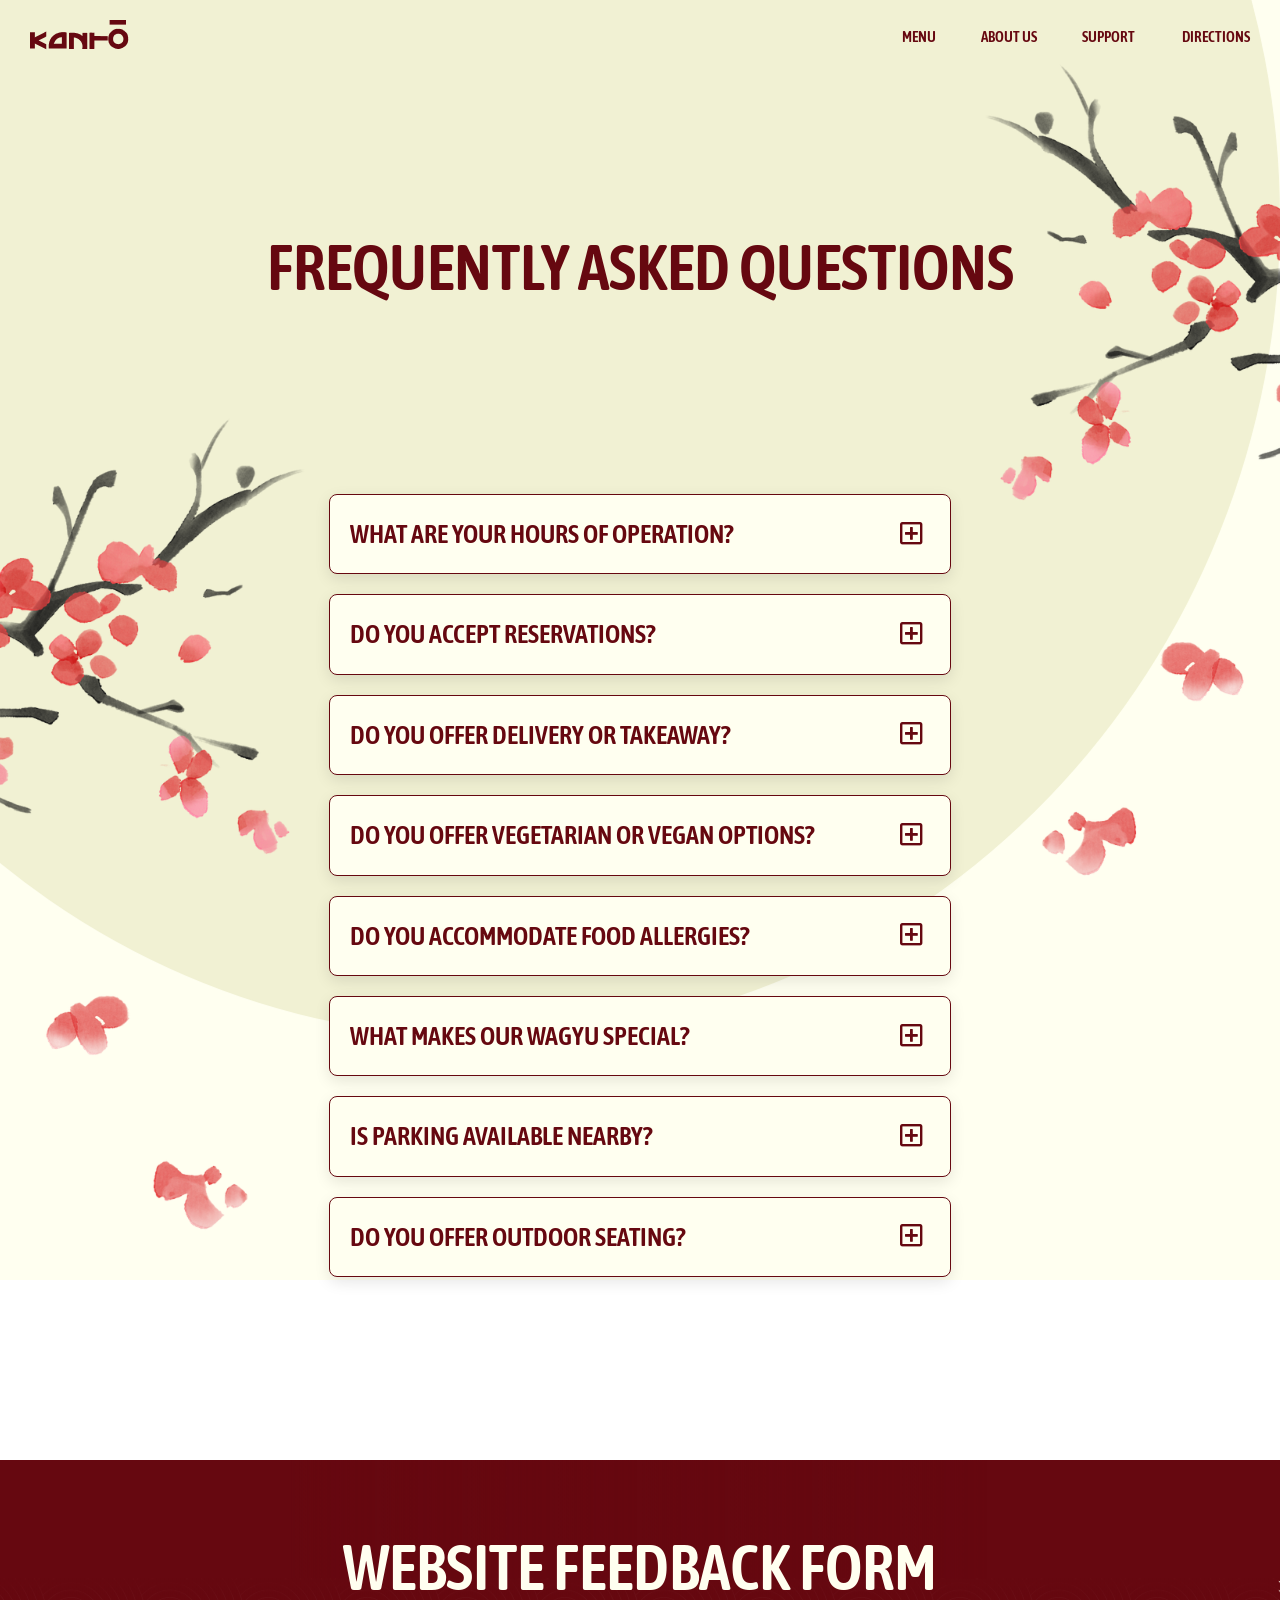
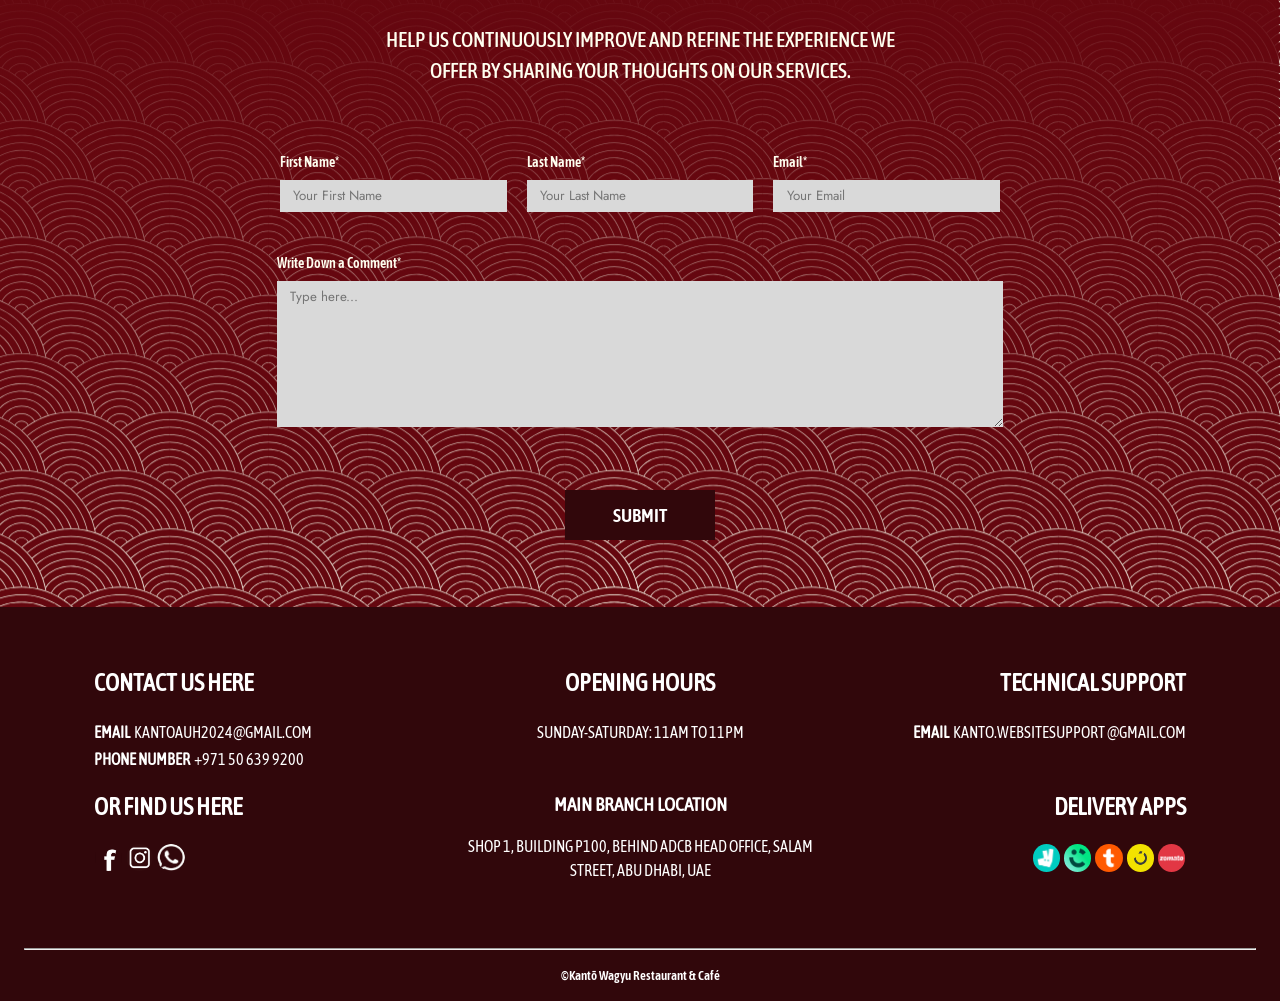
<file: Website/support.html>
<!DOCTYPE html>
<html lang="en">

<head>
    <meta charset="UTF-8"> 
    <meta name="viewport" content="width=device-width, initial-scale=1.0">
    <link rel="stylesheet" href="https://cdnjs.cloudflare.com/ajax/libs/font-awesome/5.14.0/css/all.min.css"> <!-- Extra fonts for symbols in FAQs -->
    <link rel="stylesheet" href="style.css"> <!-- External style sheet -->
    <link rel="icon" href="website-media/Header/kanto-main-logo.ico" type="image/x-icon"> <!-- Sets document icon -->
    <title>Kantō Wagyu Restaurant & Café • Support</title>
</head>

<body id="support-body">
    <!-- Header Section -->
    <header id="support-bg">
        <!-- Navigation  -->
        <nav class="nav-bar">
            <!-- Logo that leads to Home -->
            <a href="index.html">
                <img src="website-media/Support/Kanto Nav Logo.png" class="header-logo" alt="Kanto Logo">
            </a>

            <!-- Navigation Links -->
            <div class="nav-links" id="nav-links">
                <ul>
                    <li><a href="menu.html">MENU</a></li>
                    <li><a href="about.html">ABOUT US</a></li>
                    <li><a href="support.html"><b>SUPPORT</b></a></li>
                    <li><a href="directions.html">DIRECTIONS</a></li>
                </ul>
            </div>

            <!-- Navigation button for mobile -->
            <button class="nav-button" id="nav-toggle">
                <img src="website-media/Support/Mobile Navigation Bar.png" alt="nav button">
            </button>
        </nav>
    </header>

    <!-- Main Section -->
    <main id="support-main">
        <!-- Frequently Asked Questions Section -->
        <section id="questions">
            <h1>FREQUENTLY ASKED QUESTIONS</h1>

            <!-- FAQs Container -->
            <div class="faq-list">
                <!-- First Question -->
                <article class="faq">
                    
                    <!-- Question 1-->
                    <div class="question">
                        <p>WHAT ARE YOUR HOURS OF OPERATION?</p>
                        <!-- Toggle Button -->
                        <button type ="button" class="question-btn" onclick="toggleQuestion(this)">
                            <span class="plus-icon">
                                <i class="far fa-plus-square"></i>
                            </span>
                            <span class="minus-icon">
                                <i class="far fa-minus-square"></i>
                            </span>
                        </button>
                    </div>

                    <!-- Answer to the First Question -->
                    <div class="answer">
                        <p>SUNDAY - SATURDAY: 11:00 AM - 11:00 PM</p>
                    </div>
                </article>
                <!-- End of First Question -->

                <!-- Second Question -->
                <article class="faq">

                    <!-- Question 2 -->
                    <div class="question">
                        <p>DO YOU ACCEPT RESERVATIONS?</p>
                        <!-- Toggle Button -->
                        <button type ="button" class="question-btn" onclick="toggleQuestion(this)">
                            <span class="plus-icon">
                                <i class="far fa-plus-square"></i>
                            </span>
                            <span class="minus-icon">
                                <i class="far fa-minus-square"></i>
                            </span>
                        </button>
                    </div>

                    <!-- Answer to the Second Question -->
                    <div class="answer">
                        <p>Yes, you can book a reservation by visiting the homepage and click the 'Book Now' button. It will direct you to a form where you can reserve a table for any occasion.</p>
                    </div>
                </article>
                <!-- End of Second Question -->

                <!-- Third Question -->
                <article class="faq">

                    <!-- Question 3 -->
                    <div class="question">
                        <p>DO YOU OFFER DELIVERY OR TAKEAWAY?</p>
                        <!-- Toggle Button -->
                        <button type ="button" class="question-btn" onclick="toggleQuestion(this)">
                            <span class="plus-icon">
                                <i class="far fa-plus-square"></i>
                            </span>
                            <span class="minus-icon">
                                <i class="far fa-minus-square"></i>
                            </span>
                        </button>
                    </div>

                    <!-- Answer to the Third Question -->
                    <div class="answer">
                        <p>Yes, you can order for delivery by visiting the menu page, scrolling down until you see a delivery section and click the 'Order Now' button. It will direct you to a list of our delivery partners to bring you food straight to your door.</p>
                    </div>
                </article>
                <!-- End of Third Question -->

                <!-- Fourth Question -->
                <article class="faq">

                    <!-- Question 4 -->
                    <div class="question">
                        <p>DO YOU OFFER VEGETARIAN OR VEGAN OPTIONS?</p>
                        <!-- Toggle Button -->
                        <button type ="button" class="question-btn" onclick="toggleQuestion(this)">
                            <span class="plus-icon">
                                <i class="far fa-plus-square"></i>
                            </span>
                            <span class="minus-icon">
                                <i class="far fa-minus-square"></i>
                            </span>
                        </button>
                    </div>

                    <!-- Answer to the Fourth Question -->
                    <div class="answer">
                        <p>We offer a selection of vegetarian-friendly dishes. However, these options are limited; please ask our team for guidance.</p>
                    </div>
                </article>
                <!-- End of Fourth Question -->

                <!-- Fifth Question -->
                <article class="faq">

                    <!-- Question 5 -->
                    <div class="question">
                        <p>DO YOU ACCOMMODATE FOOD ALLERGIES?</p>
                        <!-- Toggle Button -->
                        <button type ="button" class="question-btn" onclick="toggleQuestion(this)">
                            <span class="plus-icon">
                                <i class="far fa-plus-square"></i>
                            </span>
                            <span class="minus-icon">
                                <i class="far fa-minus-square"></i>
                            </span>
                        </button>
                    </div>

                    <!-- Answer to the Fifth Question -->
                    <div class="answer">
                        <p>Yes, please inform our team of any dietary restrictions when ordering, and we will do our best to accommodate your needs. While we take care in preparation, we cannot guarantee a completely allergen-free environment.</p>
                    </div>
                </article>
                <!-- End of Fifth Question -->

                <!-- Sixth Question -->
                <article class="faq">

                    <!-- Question 6 -->
                    <div class="question">
                        <p>WHAT MAKES OUR WAGYU SPECIAL?</p>
                        <!-- Toggle Button -->
                        <button type ="button" class="question-btn" onclick="toggleQuestion(this)">
                            <span class="plus-icon">
                                <i class="far fa-plus-square"></i>
                            </span>
                            <span class="minus-icon">
                                <i class="far fa-minus-square"></i>
                            </span>
                        </button>
                    </div>

                    <!-- Answer to the Sixth Question -->
                    <div class="answer">
                        <p>Our wagyu is carefully selected for its quality and balance, offering exceptional flavor with thoughtful value.</p>
                    </div>
                </article>
                <!-- End of Sixth Question -->

                <!-- Seventh Question -->
                <article class="faq">

                    <!-- Question 7 -->
                    <div class="question">
                        <p>IS PARKING AVAILABLE NEARBY?</p>
                        <button type ="button" class="question-btn" onclick="toggleQuestion(this)">
                            <span class="plus-icon">
                                <i class="far fa-plus-square"></i>
                            </span>
                            <span class="minus-icon">
                                <i class="far fa-minus-square"></i>
                            </span>
                        </button>
                    </div>

                    <!-- Answer to the Seventh Question -->
                    <div class="answer">
                        <p>Yes, there is available parking in front and around the restaurant.</p>
                    </div>
                </article>
                <!-- End of Seventh Question -->

                <!-- Eighth Question -->
                <article class="faq">

                    <!-- Question 8 -->
                    <div class="question">
                        <p>DO YOU OFFER OUTDOOR SEATING?</p>
                        <button type ="button" class="question-btn" onclick="toggleQuestion(this)">
                            <span class="plus-icon">
                                <i class="far fa-plus-square"></i>
                            </span>
                            <span class="minus-icon">
                                <i class="far fa-minus-square"></i>
                            </span>
                        </button>
                    </div>

                    <!-- Answer to the Eighth Question -->
                    <div class="answer">
                        <p>Yes, we offer outdoor seating in a terrace prompted outside the restaurant. We recommend dining in the terrace during winter.</p>
                    </div>
                </article>
                <!-- End of Eighth Question -->
            </div>
            <!-- End of FAQs Container -->
        </section>
        <!-- End of Frequently Asked Questions Section -->

        <!-- Feedform Form Section -->
        <section id="feedback">
            <h1>WEBSITE FEEDBACK FORM</h1>
            <h2>HELP US CONTINUOUSLY IMPROVE AND REFINE THE EXPERIENCE WE OFFER BY SHARING YOUR THOUGHTS ON OUR SERVICES.</h2>

            <!-- Feedback Form -->
            <form id="feedback-form" action="submit_feedback.php" method="POST" onsubmit="alert('Thank you! Your feedback has been successfully submitted!')">
                <!-- Input Section -->
                <div id="input-section">
                    <!-- First Name -->
                    <div class="feedback-first-name">
                        <label for="First Name">First Name*</label>
                        <input type="text" name="firstname" placeholder="Your First Name" required>
                    </div>

                    <!-- Last Name -->
                    <div class="feedback-last-name">
                        <label for="Last Name">Last Name*</label>
                        <input type="text" name="lastname" placeholder="Your Last Name" required>
                    </div>

                    <!-- Email -->
                    <div class="feedback-email">
                        <label for="Email">Email*</label>
                        <input type="text" name="email" placeholder="Your Email" required>
                    </div>
                </div>
                <!-- End of Input Section -->

                <!-- Feedback Comment Section -->
                <div id="feedback-comment">
                    <label for="Comment">Write Down a Comment*</label>
                    <textarea type="message" name="comment" placeholder="Type here..." rows="7" required></textarea>
                </div>
                <!-- End of Feedback Comment Section -->

                <!-- Button that sends the data to mySQL through php -->
                <button type="submit" value="send">SUBMIT</button>
            </form>
            <!-- End of Feedback Form -->
        </section>
        <!-- End of Feedform Form Section -->
    </main>
    <!-- End of Main Section -->
    
    <!-- Footer Section -->
    <footer id="support-footer">
        <div class="more-info">

            <!-- Kanto Wagyu Contact Information -->
            <div class="contact-us-here">
                <h5>CONTACT US HERE</h5>
                <p><b>EMAIL</b> KANTOAUH2024@GMAIL.COM</p>
                <p><b>PHONE NUMBER</b> +971 50 639 9200</p>
            </div>

            <!-- Kanto Wagyu Social Media -->
            <div class="find-us-here">
                <h5>OR FIND US HERE</h5>
                <div class="footer-social-media">
                    <a href="https://www.facebook.com/kantowagyurestaurant/" target="_blank"><img src="website-media/Footer/facebook-2.png" alt="facebook"></a>
                    <a href="https://www.instagram.com/kantowagyu/" target="_blank"><img src="website-media/Footer/instagram-2.png" alt="instagram"></a>
                    <a href="https://wa.me/971506399200" target="_blank"><img src="website-media/Footer/whatsapp-2.png" alt="whatsapp"></a>
                </div>
            </div>
            
            <!-- Kanto Wagyu Opening Hours -->
            <div class="opening-hours">
                <h5>OPENING HOURS</h5>
                <p>SUNDAY-SATURDAY: 11AM TO 11PM</p>
            </div>
            
            <!-- Technical Support Contact Information  -->
            <div class="technical-support">
                <h5>TECHNICAL SUPPORT</h5>
                <p><b>EMAIL</b> KANTO.WEBSITESUPPORT <span>@GMAIL.COM</span></p>
            </div>

            <!-- Kanto Wagyu Location -->
            <div class="branch-location">
                <h6>MAIN BRANCH LOCATION</h6>
                <p>SHOP 1, BUILDING P100, BEHIND ADCB HEAD OFFICE, SALAM STREET, ABU DHABI, UAE</p>
            </div>

            <!-- Delivery Apps -->
            <div class="delivery-apps">
                <h5>DELIVERY APPS</h5>
                <div class="footer-delivery-apps">
                    <a href="https://deliveroo.ae/menu/abu-dhabi/al-danah/kanto-wagyu-restaurant-and-cafe" target="_blank"><img src="website-media/Footer/deliveroo.png" alt="deliveroo"></a>
                    <a href="https://www.careem.com/en-AE/food?srsltid=AfmBOopY6dyT9Fq6PMv54_ls0Q9TacLWR9AQfyQo1hq0aner9zUSiROL" target="_blank"><img src="website-media/Footer/careem.jpg" alt="careem"></a>
                    <a href="https://www.talabat.com/uae/restaurant/735410/kanto-wagyu-restaurant-and-caf-tourist-club-area-al-zahiya?aid=6485" target="_blank"><img src="website-media/Footer/talabat.png" alt="talabat"></a>
                    <a href="https://food.noon.com/uae-en/outlet/KNTWGYZZ1J-Kant%C5%8D%20Wagyu/" target="_blank"><img src="website-media/Footer/noon.png" alt="noon"></a>
                    <a href="https://www.zomato.com/abudhabi/kanto-najda" target="_blank"><img src="website-media/Footer/zomato.png" alt="zomato"></a>
                </div>
            </div>
        </div>

        <hr>

        <p class="copyright">&copy;Kantō Wagyu Restaurant & Café</p>
    </footer>

    <script src="index.js"></script> <!-- External JavaScript  -->
</body>

</html>
</file>
<file: Website/style.css>
/* ===== FONTS INITIALIZE ===== */

@font-face {
    font-family: 'Asap Condensed';
    src: url(website-media/Fonts/AsapCondensed-Regular.ttf) format('truetype');
}

@font-face {
    font-family: 'Asap Condensed Medium';
    src: url(website-media/Fonts/AsapCondensed-Medium.ttf) format('truetype');
}

@font-face {
    font-family: 'Asap Condensed SemiBold';
    src: url(website-media/Fonts/AsapCondensed-SemiBold.ttf) format('truetype');
}

@font-face {
    font-family: 'Jost';
    src: url(website-media/Fonts/Jost-VariableFont_wght.ttf) format('truetype');
}

@font-face {
    font-family: 'Noto Serif JP';
    src: url(website-media/Fonts/NotoSerifJP-SemiBold.ttf) format('truetype');
}

@font-face {
    font-family: 'Roboto';
    src: url(website-media/Fonts/Roboto-Light.ttf) format('truetype');
}



/* ===== ROOT VARIABLES ===== */

:root {
    --main-font: 'Asap Condensed';
    --main-font-medium: 'Asap Condensed Medium';
    --main-font-bold: 'Asap Condensed SemiBold';
    --secondary-font: 'Jost';
    --tertiary-font: 'Roboto';
    --japanese-font: 'Noto Serif JP';
}



/* =============== MOBILE FIRST APPROACH =============== */


body {
    margin: 0;
    padding: 0;
    background: linear-gradient(#0A0A0A, #0A0A0A, #0A0A0A, #fffff0, #fffff0, #fffff0);
    font-family: Arial, Helvetica, sans-serif; /* not final lol */
    display: flex;
    flex-direction: column;
}



/* =============== KANTO MOBILE NAVIGATION =============== */


/* The spacing between the header logo and navigation button */
.nav-bar {
    display: flex;
    justify-content: space-between;
    align-items: center;
    width: 100vw;
    top: 0;
    position: fixed;
    z-index: 1000;
    transition: background-color 0.5s ease;
    background: transparent;
}

/* The background color for when the navigation is opened */
header.nav-open nav {
    background: #0A0A0A;
}

/* Kanto logo's size and spacing */
.header-logo {
    width: 70px;
    height: 20px;
    margin: 20px 30px;
}

/* Navigation button's styling and spacing */
.nav-button {
    margin: 20px 30px;
    background: none;
    border: none;
    cursor: pointer;
    transition: transform 0.2s ease;
}

/* The transformation for when the button is clicked */
.nav-button:active {
    transform: scale(0.9);
}

/* The menu icon's size */
.nav-button img {
    width: auto;
    height: 15px;
}

/* The navigation links' styling when it's opened */
.nav-links{
    position: absolute;
    top: 4em;
    left: 0;
    width: 100%;
    max-height: 0;
    opacity: 0;
    transform: translateY(-10px);
    overflow: hidden;
    background: #000000d2;
    transition: max-height 0.4s ease, opacity 0.3s ease, transform 0.3s ease;
    font-family: var(--main-font-bold), sans-serif;
}

/* The transformation when the navigation links are presented */
.nav-links.open {
    max-height: 400px;
    opacity: 1;
    transform: translateY(0);
    border-top: 1px solid #e2e2e2;
}

/* Adds a top red border above the nav links */
#support-body .nav-links.open, #directions-body .nav-links.open {
    border-top: 1px solid #660810;
}

/* The navigation list's styling as a whole */
.nav-links ul {
    list-style: none;
    margin: 0;
    padding: 0;
}

/* Styling for each navigation anchor link */
.nav-links ul li a {
    display: block;
    padding: 15px 0;
    text-decoration: none;
    text-align: center;
    color: #e2e2e2;
    animation: fade-up 0.4s ease forwards;
}

/* When the mouse cursor hovers a navigation link */
.nav-links ul li a:hover {
    background-color: #660810;
}

#home-pattern-bg .nav-bar.scrolled, #menu-bg .nav-bar.scrolled, .black-bg .nav-bar.scrolled {
    background-color: #000000d2;
    backdrop-filter: blur(10px);
    border-bottom: 1.5px solid  #fffff021;
    transition: 0.2s ease;
}

#support-body .nav-bar.scrolled, #directions-body .nav-bar.scrolled, #support-body .nav-links.open, #directions-body .nav-links.open, #support-body header.nav-open nav, #directions-body header.nav-open nav {
    background-color: #fffff0d1;
    backdrop-filter: blur(10px);
    box-shadow: 0px 10px 15px #3a0a0513;
}



/* =============== KANTO HOME PAGE =============== */


/* ===== HEADER STYLING (HOME PAGE) ===== */

/* Header Backgrounds Styling */
.bg-img {
    background-image: url("website-media/Header/home-bg.png");
    width: 100%;
    height: 50em;
    background-position: bottom;
    background-repeat: no-repeat;
    background-size: cover;
    position: relative;
}

.overlay-cont {
    display: flex;
    flex-direction: column;
    align-items: center;
    justify-content: center;
    margin-top: 5em;
}

.overlay-cont p {
    color: white;
    text-align: center;
    font-size: 0.9em;
    margin: 0 2em;
    padding: 2em 0;
    font-family: var(--secondary-font), sans-serif;
}

.extra-header-text {
    display: none;
}

.overlay-cont img {
    height: 166px;
    margin-top: 5em;
}

.overlay-cont button {
    width: 9.6em;
    height: 2.5em;
    margin-bottom: 1em;
    border-radius: 15px;
    font-family: var(--main-font), sans-serif;
    font-size: 0.9em;
}

#menu-header-button {
    background-color: black;
    border: none;
    color: white;
    transition: ease 0.3s;
}

#menu-header-button:hover {
    background-color: hsl(0, 0%, 20%);
    box-shadow: none;
    cursor: pointer;
}

#book-header-button {
    box-shadow: 0 5px 10px rgba(255, 255, 255, 0.5);
    border: none;
    transition: ease 0.3s;
}

#book-header-button:hover {
    background-color: hsl(0, 0%, 80%);
    cursor: pointer;
}



/* ===== MAIN STYLING (HOME PAGE) ===== */

main #home-main {
    display: grid;
}

.japanese-promotions-text {
    font-family: var(--japanese-font), sans-serif;
    color: #959595;
    opacity: 0.5;
    z-index: 50;
    font-size: 2.5em;
    text-align: center;
    margin: -1em 0 0 0;
}

#jap-promotion-text-2 {
    display: none;
}



/* ===== MAIN STYLING (HOME PAGE: PROMOTIONS)===== */

/* ===== ANIMATIONS ===== */

@keyframes carouselAnim {
    0% {opacity: 0; transform: translateX(-100px); display: none;} 
    100% {opacity: 1; transform: translateX(0px)}
}

@keyframes offersAnim {
    0% {opacity: 0; transform: scale(1.1)} 
    100% {opacity: 1; transform: scale(1)}
}

/* ====================== */


#promotions {
    background-color: #0A0A0A;
    color: white;
    text-align: center;
    font-family: var(--main-font-bold), sans-serif;
    padding-bottom: 3em;
    box-shadow: 0 30em 30em 3em 5em rgb(255, 0, 0);
}

#promotions h1 {
    font-size: 2.2em;
}

.promotion-offer {display: none}
.promotion-offer picture {
    vertical-align: middle;
    
}

.promotion-offer picture img, .promotion-offer picture source {
    animation: offersAnim 1s ease;
    max-width: 30em;
    width: auto;
    max-height: 60vh;
}

/* Slideshow container */
.slideshow-container {
    position: relative;
    margin: auto;
}

/* Next & previous buttons */
.prev, .next {
    cursor: pointer;
    position: absolute;
    top: 50%;
    width: auto;
    padding: 16px;
    margin-top: -22px;
    color: white;
    font-weight: bold;
    transition: 0.6s ease;
    border-radius: 0 3px 3px 0;
    user-select: none;
}

/* Position the "next button" to the right */
.next {
    right: 0;
    border-radius: 3px 0 0 3px;
}

/* Position the "next button" to the right */
.prev {
    left: 0;
    border-radius: 3px 0 0 3px;
}

.offers-text {
    color: #f2f2f2;
    text-align: center;
    position: absolute;
    width: 100%;
}

.offer-details {
    display: flex;
    gap: 1.5em;
    margin: 0 2em;
    justify-content: center;
    opacity: 0;
    animation: carouselAnim 0.5s ease forwards;
    animation-delay: 1.2s;
}

.offers-text h2 {
    font-size: 2.3em;
    margin: 0 0.3em 0.5em 0.3em;
    opacity: 0;
    animation: carouselAnim 0.5s ease forwards;
    animation-delay: 1s;
}

/* The dots/bullets/indicators */
.dot {
    cursor: pointer;
    height: 0.3em;
    width: 0.3em;
    margin: 0 2px;
    background-color: #bbb;
    border-radius: 50%;
    display: inline-block;
    transition: background-color 0.6s ease;
}

.active, .dot:hover {
    background-color: #717171;
}

#view-menu-btn {
    margin: 1em;
    width: 5.8em;
    height: 1.55em;
    font-family: var(--main-font-medium), sans-serif;
    font-size: 1.25em;
    background-color: #FFFFF0;
    border: none;
    cursor: pointer;
}



/* ===== MAIN STYLING (HOME PAGE: REVIEWS)===== */

#reviews {
    font-family: var(--main-font-bold), sans-serif;   
}

#reviews h1{
    color: white;
    font-size: 2.25em;
    text-align: center;
    margin: 0 auto;
    padding-top: 3em;
}

.review-header-details {
    color: white;
    display: flex;
    flex-direction: column;
    justify-content: center;
    margin: 0.5em 0;
    text-align: center;
    gap: 0.5em;
}

#star-rating {
    display: flex;
    justify-content: center;
    gap: 0.5em;
}

.review-header-details p {
    margin: 0;
    font-size: 0.9em;
}

.review-header-details img {
    width: 5.5em;
    align-self: center;
}

.testimonials-section {
    background-image: url(website-media/Home/reviews/reviews-bg-mobile.png);
    background-position: top;
    background-size: cover;
    height: 49em;
    background-repeat: no-repeat;
    background-attachment: fixed;
    box-shadow: inset 0 10em 10em -10em#0a0a0a85;
}

.testimonials-cont {
    display: flex;
    flex-direction: column;
    justify-content: center;
    align-items: center;
    margin-top: 4.5em;
    gap: 2.25em;
}

.testimonial {
    background-color: #FFFFF0;
    box-shadow: 0 5px 10px rgba(255, 255, 255, 0.5);
    border-radius: 1em;
    width: 20.2em;
    height: 10.3em;
    display: flex;
}

.testimonial-content {
    display: grid;
    grid-template-columns: 1fr 2fr;
    grid-template-rows: 1fr auto;
    padding: 2em 1em 1em 1em;
    column-gap: 0.1em;
}

.testimonial img {
    width: 4em;
    justify-self: start;
}

.testimonial .testimonial-writer {
    justify-self: start;
    align-self: start;
    font-size: 0.85em;
    margin: 0;
}

.testimonial-text {
    margin: 0 1.1em 0 0;
    font-family: var(--tertiary-font), sans-serif;
    -webkit-text-stroke: 0.5px #E1E1CC;
    paint-order: stroke fill;
}

#third-testimonial {
    box-shadow: 0 5px 5px #c9c9b7b5;
}

.share-experience-section {
    padding: 10em 0 5em 0;
    background-color: #FFFFF0;
}

.share-experience-section h2 {
    font-size: 2em;
    margin: 0.3em;
    text-align: center;
}

.share-experience-section h3 {
    margin: 0;
    font-size: 1em;
    text-align: center;
    color: #333333;
}

.share-experience-section button {
    color: #FFFFF0;
    font-family: var(--main-font-bold),sans-serif;
    font-size: 1.25em;
    background-color: #660810;
    border: none;
    width: 11em;
    height: 2.5em;
    border-radius: 0.5em;
    box-shadow: 0 5px 5px #c9c9b7b5;
    display: block;
    margin: 3em auto 0 auto;
}



/* ===== MAIN STYLING (HOME PAGE: DELIVERY)===== */

#delivery {
    background-color: #FFFFF0;
    padding: 1.5em;
    margin: 0;
    font-family: var(--main-font-bold), sans-serif;
}

#delivery hr{
    background-color: #000000;
    height: 0.5px;
    border: 0;
    margin-bottom: 1.25em;
}

#delivery h1 {
    font-size: 2.5em;
    color: #3A3A3A;
    text-align: center;
    margin: 2em 0 0.5em 0;
}

#delivery h2 {
    font-size: 1.25em;
    text-align: center;
    margin: 1em;
}

.supported-deliveries {
    justify-content: center;
    align-items: center;
    margin-top: 3em;
    margin: 3em 0 2em 0;
}

.supported-deliveries h3 {
    display: none;
}

.supported-deliveries a {
    background-color: #000000;
    width: 13.6em;
    height: 6em;
    display: flex;
    justify-content: center;
    align-items: center;
}

.supported-deliveries, .supported-deliveries .left-delivery-brand, .supported-deliveries .right-delivery-brand {
    display: flex;
    flex-direction: column;
    gap: 1.5em;
}

#delivery img {
    height: 1.8em;
    display: flex;
}

#deliveroo-delivery img{
    height: 4em;
}

#noon-delivery img {
    height: 2.5em;
}


 
/* ===== MAIN STYLING (HOME PAGE: RESERVATION)===== */

#book {
    background-image: url(website-media/Home/reservation/reserve-bg-mobile.png);
    background-size: cover;
    background-repeat: no-repeat;
    background-position: right;
    padding: 1em;
    font-family: var(--main-font-bold), sans-serif;
    color: #FFFFF0;
    text-align: center;
    background-attachment: fixed;
}

#book h1 {
    font-size: 2.5em;
    margin: 0.5em;
}

#book h2 {
    font-size: 1.25em;
}

#book form {
    display: flex;
    flex-direction: column;
    align-items: center;
    margin: 3em 0;
}

#book form div {
    display: flex;
    flex-direction: column;
}

#book form input {
    margin: 0.7em 0 1em 0;
    width: 12.9em;
    padding: 0.5em 1em;
    font-family: var(--secondary-font), sans-serif;
    background-color: #FFFFF0;
    border: none;
    color: #0A0A0A;
}

#book form input:focus {
    box-shadow: 0px 0px 10px #B93B41;
    font-weight: 500;
    outline: solid 0.5px white;
    transition: 0.2s ease;
}

#book form button {
    width: 12.5em;
    background-color: #000000;
    border: none;
    font-size: 1em;
    color: white;
    font-family: var(--main-font-bold), sans-serif;
    height: 2.3em;
    padding: 0;
    margin: 1em 0;
}



/* =============== KANTO MENU PAGE =============== */


/* ===== HEADER STYLING (MENU PAGE) ===== */

#menu-bg {
    background-image: url(website-media/Menu/reviews-menu-bg.png);
    background-repeat: no-repeat;
    background-position: bottom;
    background-size: cover;
    background-attachment: fixed;
}

#menu-bg .nav-bar {
    background: #000000;
}

.title {
    margin: 20px 0 0 0;
    color: #FFFFFF;
    text-align: center;
    line-height: 1.0;
    font-family: var(--main-font), sans-serif;
    background: black;
}

.title h1 {
    padding: 3em 0 0 0;
    font-size: 25px;
}

.title h2 {
    margin: 5px 0 0 0;
    font-weight: 100;
    font-size: 18px;
}

.btn-container {
    padding: 20px 0;
    display: flex;
    flex-wrap: wrap;
    justify-content: center;
    gap: 10px;
    background: black;
}

.btn-container button {
    padding: 5px 15px;
    background-color: #660810;
    color:#FFFFFF;
    font-size: 10px;
    border: none;
    border-radius: 10px;
    font-family: var(--secondary-font), sans-serif;
}

.btn-container button:hover, .beige-bg button:hover {
    background-color: #350000;
    box-shadow: 0 0 8px 2px #801622;
    transform: scale(1.03);
    transition: 0.2s ease;
    cursor: pointer;
}

hr {
    margin: 0;
}



/* ===== MAIN STYLING (MENU PAGE) ===== */

.menu-display-section {
    background: linear-gradient(#000000ac 1%, transparent);
    padding: 20px;
    font-family: var(--main-font), sans-serif;
    color:#FFFFFF;
}

.menu-group, .sub-menu-group {
    display: grid;
    grid-template-columns: repeat(2, 1fr);
    grid-template-rows: repeat(auto, 1fr);
    margin-top: 5px;
    gap: 10px;
}

.sub-menu-group, .sub-menu-group h2, h3 {
    grid-area: auto/span 2;
}

.sub-menu-group h3 {
    margin: 0;
    font-size: 15px;
    align-self:first baseline;
}

.menu-item {
    background-color: #000000;
    border-radius: 10px;
    padding: 10px;
    display: grid;
    grid-template-columns: auto 1fr;
    grid-template-rows: auto auto 1fr;
    grid-auto-flow: dense;
    grid-row-gap: 10px; 
    column-gap: 10px;
    border: solid 1px #B93B41;
    line-height: 1.5;
}

.menu-item:hover {
    transform: scale(1.05);
    transition: 0.1s ease-in;
    box-shadow: 0 0 30px 3px #3a0a05;
    background-color: #3a0a05;
    border: solid 2px #fffff0;
}

.menu-item img {
    width: 100%;
    height: auto;
    border-radius: 5px;
    grid-area: 1/span 3;
    aspect-ratio: 3 / 2;
    object-fit: cover;
}

.menu-item p {
    margin: 0;
    font-size: 0.7rem;
}

.menu-item b {
    text-transform: uppercase;
}

.menu-item i {
    color:hsl(0, 0%, 67%)
}

.menu-item p:nth-child(2) {
    grid-area: 2 /span 2;
    align-self:first baseline;
}

.menu-item p:nth-child(3) {
    text-align: right;
}

.menu-item p:nth-child(4) {
    grid-area: 3 /span 3;
    justify-self: top;
    font-size: 12px;
    line-height: 1.5;
    color:rgba(255, 255, 255, 0.5)
}

.menu-item p:nth-child(5) {
    grid-area: 4 /span 3;
    justify-self: top;
    color:rgba(255, 255, 255, 0.5)
}



/* ===== MAIN STYLING (MENU PAGE: DRINKS) ===== */

.menu-drink {
    font-size: 15px;
}

#drinks .menu-item {
    display: grid;
    grid-template-columns: 1fr;
}

#drinks .menu-item p:nth-child(2) {
    grid-area: 2/1/3/3;
}

#drinks .menu-item p:nth-child(3) {
    text-align: right;
}

#drinks .menu-item p:nth-child(4) {
    grid-area: 3/1/4/2;
    font-size: 9px;
    line-height: 2;
}

#drinks .menu-item p:nth-child(5) {
    grid-area: 3/2/4/3;
    font-size: 9px;
    line-height: 2;
}



/* ===== MAIN STYLING (MENU PAGE: PROMOTIONS) ===== */

#business-lunch {
    margin-bottom: 0;
}

#business-lunch-2 {
    grid-area: auto /span 2;
}

#business-lunch-2 p:nth-child(2) {
    font-size: 20px;
}



/* ===== MAIN STYLING (MENU PAGE: DELIVERY) ===== */

.beige-bg {
    background-color: #FFFFF0;
    padding: 70px;
    text-align: center;
    line-height: .5;
    font-family: var(--main-font), sans-serif;
}

.beige-bg h2 {
    font-size: 25px;
}

.beige-bg h3 {
    font-size: 13px;
}

.beige-bg button {
    padding: 8px 50px;
    background-color: #660810;
    color:#FFFFFF;
    font-size: 15px;
    border: none;
    border-radius: 10px;
    font-family: var(--main-font), sans-serif;
}



/* =============== KANTO ABOUT US PAGE =============== */


/* ===== HEADER STYLING (ABOUT US) ===== */

.black-bg {
    background: #0A0A0A;
    color:#FFFFFF;
    font-family: var(--secondary-font), sans-serif;
} 

#about-us-bg {
    background-image: url(website-media/Header/About\ Us\ Banner\ BG\ 1.png);
    background-repeat: no-repeat;
    background-position: bottom;
    background-size: cover;
    margin: 80px 30px 30px 30px;
    padding: 70px;
    display: flex;
    flex-direction: column;
    justify-content: center;
    align-items: center;
}

#about-us-bg h4 {
    color: #FFFFF0;
    text-align: center;
    font-size: 12px;
    opacity: 1;
}

#about-us-bg button {
    background-color: #FFFFF0;
    padding: 10px 15px;
    margin: 10px;
    color:#0A0A0A;
    text-align: center;
    font-size: 12px;
    border: none;
    border-radius: 3px;
    font-family: var(--secondary-font), sans-serif;
    font-weight: 600;
}

#about-us-bg button:hover {
    transition: 0.2s ease;
    transform: scale(1.05);
    background-color: #ffffff;
    cursor: pointer;
}

#japanese-about-text {
    margin: 0;
    writing-mode: vertical-rl;
    text-orientation: upright;
    align-self: center;
    letter-spacing: 15px;
    opacity: 0.7;
    color: #FFFFF0;
}



/* ===== MAIN STYLING (ABOUT US: WHY WE STARTED & LOGO STORY) ===== */

.why-we-started, .sushi-images, .logo-story {
    padding: 30px;
    display: flex;
    flex-direction: column;
    justify-content: center;
    align-items: center;
    gap: 15px;
}

.why-we-started h2, .logo-story h2 {
    font-family: var(--main-font), sans-serif;
    font-size: 1.9em;
    word-spacing: 5px;
    font-weight: 900;
    text-align: center;
}

.why-we-started p {
    text-align: center;
}

.logo-story img, .kanto-elements img {
    width: 100%;
    height: auto;
}

.sushi-images {
    padding: 3px;
    flex-direction: row;
    gap: 3em;
}

.sushi {
    display: grid;
    grid-template-columns: repeat(1, 1fr);
    grid-template-rows: repeat(2, 1fr);
    justify-items: center;
    column-gap: 20px;
}

.kanto-elements {
    padding: 20px;
    display: grid;
    grid-template-columns: repeat(2, 1fr);
    font-family: var(--japanese-font), sans-serif;
    gap: 15px;
}

.kanto-elements hr {
    margin: 0.5em;
}

.element-text {
    margin: auto 0;
}

.element-text p {
    align-content: center;
    margin: 0;
    letter-spacing: 0.5px;
}



/* =============== KANTO SUPPORT PAGE =============== */


/* ===== MAIN STYLING (SUPPORT: FAQ) ===== */

/* ===== ANIMATIONS ===== */

@keyframes showAnswer {
    0% {
        opacity: 0.5;
        transform: translateY(-5px);
    } 
    100% {
        opacity: 1;
        transform: translateY(0px);
    }
}

/* ====================== */


#support-bg {
    background: none;
}

#support-bg ul li a {
    color: #660810
}

#support-body {
    background: none;
    font-family: var(--main-font-bold), sans-serif;
}

#questions {
    background-image: url(website-media/Support/Support\ BG\ Mobile.png);
    background-position: top center;
    background-size: cover;
    background-repeat: no-repeat;
    color: #660810;
    margin: 0;
    padding: 100px 20px;
    display: grid;
    place-items: center;
    background-attachment: fixed;
}

#questions h1 {
    text-align: center;
    font-size: 1.9em;
    margin: 70px 20px;
}

.faq-list {
    margin: 0 auto;
    max-width: 70vw;    
}

.faq {
    background: #FFFFF0;
    border-radius: 0.5rem;
    border: solid 1px #660810;
    box-shadow: 0 5px 15px rgba(0, 0, 0, 0.1);
    gap: 10px;
    padding: 10px;
    margin-bottom: 20px;
}

.question {
    display: flex;
    justify-content: space-between;
    align-items: center;
    text-transform: capitalize;
    gap: 15px;
    font-size: 1em;
}

.question p {
    margin: 0;
    font-weight: 700;
    line-height: 1.5;
}

.question-btn {
    font-size: 0.9em;
    background: transparent;
    border-color: transparent;
    cursor: pointer;
    color: #660810;
    transition: all 0.3s linear;
}

.question-btn:hover {
    transform: rotate(90deg);
}

.answer {
    padding: 5px 0;
    border-top: 1px solid rgba(0, 0, 0, 0.2);
    line-height: 1.5;
}

.answer p {
    margin-bottom: 0;
    font-family: var(--main-font-medium);
    font-weight: 100;
    font-size: 0.8em;
    animation: showAnswer 0.5s ease;
}

/* hide text */
.answer {
    display: none;
}

.show-text .answer {
    display: block;
}

.minus-icon {
    display: none;
}

.faq.show-text .plus-icon {
    display: none;
}

.show-text .minus-icon {
    display: inline;
}



/* ===== MAIN STYLING (SUPPORT: WEBSITE FEEDBACK) ===== */

#feedback {
    background-image: url(website-media/Support/Contact\ Form\ BG\ Mobile.png);
    background-position: top;
    background-size: cover;
    justify-content: center;
    margin: 0;
    color: #FFFFF0;
}

#feedback h1 {
    text-align: center;
    font-size: 2em;
    margin: 0;
    padding: 70px 20px 0;
}

#feedback h2 {
    font-family: var(--main-font-medium);
    text-align: center;
    font-size: 1em;
    font-weight: 100;
    margin: 0;
    padding: 20px 60px;
}

#feedback-form {
    display: flex;
    flex-direction: column;
    place-items: center;
    gap: 30px;
    padding: 3em 0;
}

#input-section {
    display: flex;
    flex-direction: column;
    gap: 20px;
}

#input-section div {
    display: flex;
    flex-direction: column;
}

#feedback-comment {
    display: flex;
    flex-direction: column;
}

#feedback form label {
    color: #FFFFF0;
    font-size: 0.9em;;
}

#feedback-form input, textarea {
    margin: 0.7em 0 1em 0;
    width: 15em;
    padding: 0.5em 1em;
    font-family: var(--secondary-font), sans-serif;
    background-color: #D9D9D9;
    border: none;
    color: #0A0A0A;
    transition: 0.3s ease;
}

#feedback form input:focus, textarea:focus {
    box-shadow: 0px 0px 10px #B93B41;
    font-weight: 500;
    outline: solid 0.5px white;
}

#feedback form button {
    font-family: var(--main-font-bold), sans-serif;
    width: 130px;
    height: 40px;
    background-color: #31070B;
    border: none;
    font-size: 1em;
    color: white;
    padding: 0;
    margin: 1em 0;
}

#feedback form button:hover {
    background-color: #180507;
    cursor: pointer;
}

#support-footer {
    background: #31070B;
}



/* =============== KANTO DIRECTIONS PAGE =============== */


/* ===== HEADER STYLING (HOME PAGE) ===== */

#directions-header {
    background: transparent;
}

#directions-header ul li a {
    color: #660810
}

.directions-sec {
    background-image: url("website-media/Directions/directions-page-bg-mobile.png");
    background-position: bottom;
    background-repeat: no-repeat;
    background-size: cover;
    background-attachment: fixed;
    font-family: var(--main-font-bold), sans-serif;
    text-align: center;
    padding: 0.5em 0;
}

.directions-sec .header-desc {
    color: #660810;
}

.directions-sec .header-desc h1 {
    font-size: 2.25em;
    margin: 4em 0 0 0;
}

.directions-sec .header-desc p {
    margin: 0;
    font-family: var(--main-font), sans-serif;
}

.loc-details{
    background-color: #660810;
    display: grid;
    grid-template-columns: 1fr;
    grid-template-rows: auto;
    padding: 1em;
    max-width: 75%;
    margin: 3em auto 5em auto;
    text-align: left;
    color: #FFFFF0;
}

.loc-details hr {
    height: 2px;
    border: none;
    background-color: white;
    margin: 1em 0;
}

.loc-details h3{
    grid-area: 1/1/2/2;
    font-size: 2.25em;
    margin: 1rem 0;
}

.loc-details .loc-maps {
    grid-area: 2/1/3/2;
    margin: 0.5rem 0;
    height: 16.3em;
}

.loc-details p{
    margin: 0 0 0.5rem 0;
    line-height: 1.5em;
    font-family: var(--main-font), sans-serif;
}



/* =============== KANTO MOBILE FOOTER =============== */


footer {
    background-color: #000000;
    font-family: var(--main-font), sans-serif;
    color: white;
    padding: 0 1.5em;
    grid-area: 3/1/4/1;
}

.more-info {
    display: grid;
    grid-template-columns: 1fr 1fr;
    grid-template-rows: repeat(3, auto);
    grid-row-gap: 1em;
    padding: 2rem 0;
}

.footer-social-media img, .footer-delivery-apps img {
    width: 1.7rem;
    border-radius: 50px;
    margin: 0 1px;
}

footer h5, footer h6 {
    margin: 0 0 1em 0;
}

footer h5 {
    font-size: 1em;
}

footer h6 {
    font-size: 0.75em;
}

footer p {
    font-size: 0.75em;
    margin: 0.5rem 0;
}

.contact-us-here, .opening-hours, .branch-location {
    text-align: left;
}

.find-us-here, .technical-support, .delivery-apps {
    text-align: right;
}

span {
    margin: 0 0 1em 0;
}

b {
    margin-right: 0.15em;
}

.copyright {
    text-align: center;
    padding: 1em;
    font-size: 0.8rem;
    font-family: var(--main-font-bold), sans-serif;
}

#directions-footer {
    background-color: #31070B;
}



/* =============== MEDIA QUERIES =============== */


/* =============== TABLET =============== */


@media (min-width: 800px) {

    /* =============== KANTO TABLET NAVIGATION =============== */


    .nav-links {
        position: static;
        max-height: none;
        opacity: 1;
        transform: none;
        overflow: visible;
        background: transparent;
    }

    .nav-links ul {
        display: flex;
        justify-content: flex-end;
        gap: 25px;
        padding: 0 20px;
    }

    .nav-links ul li {
        margin: 10px 0;
    }

    .nav-links ul li a {
        display: block;
        padding: 10px;
        text-decoration: none;
        text-align: center;
        font-size: 13px;
        color: #FFFFFF;
        animation: fade-up 0.4s ease forwards;
    }

    .nav-links ul li a:hover {
        background-color: transparent;
        color: #c4c4c4;
        cursor: pointer;
    }

    .nav-button {
        display: none;
    }

    

    /* =============== KANTO HOME PAGE =============== */


    /* ===== HEADER STYLING (HOME PAGE) ===== */

    .overlay-cont img {
        width: 14em;
        height: auto;
    }

    .overlay-cont p{
        font-size: 1em;
        margin: 0 17.5em;
    }

    .overlay-cont button {
        font-size: 1.25em;
        height: 2.4em;
        width: 9em;
    }

    .bg-img {
        height: 55em;
    }



    /* ===== MAIN STYLING (HOME PAGE: PROMOTIONS)===== */

    #promotions {
        padding-bottom: 15em;
    }

    .japanese-promotions-text {
        font-size: 4em;
        opacity: 0.5;
    }

    .promotion-offer picture img, .promotion-offer picture source {
        max-width: 90vw;
    }

    .offer-details {
        font-size: 1.33em;
        gap: 1.5em;
    }

    #promotions h1 {
        font-size: 4em;
    }

    .offers-text h2 {
        font-size: 2.5em;
        margin: 0;
    }

    .prev, .next {
        cursor: pointer;
        position: absolute;
        top: 118%;
        margin-top: 0px;
    }

    .prev img, .next img{
        width: 2em;
    }

    .next {
        right: 43%;
    }

    .prev {
        left: 43%;
    }

    #view-menu-btn {
        font-size: 1.5em;
        width: 7.1em;
        height: 1.8em;
    }



    /* ===== MAIN STYLING (HOME PAGE: REVIEWS)===== */

    #reviews h1 {
        font-size: 4em;
        padding-top: 2.5em;
    }

    .review-header-details {
        flex-direction: row;
        font-size: 1.25em;
        margin: 2em 0;
    }

    .review-header-details, #star-rating {
        gap: 1em;
    }

    .testimonials-section {
        background-image: url(website-media/Home/reviews/reviews-bg.png);
        height: 35em;
    }

    .testimonials-cont {
        flex-direction: row;
        gap: 2em;
    }

    .testimonial {
        width: 13.6em;
        height: 17em;
        box-shadow: 0 5px 5px #c9c9b7b5;
    }

    .testimonial-content {
        grid-template-columns: 1fr;
        grid-template-rows: auto 1fr auto;
        font-size: 1.25em;
        padding: 1em 0.5em 1em 0.5em;
    }

    .testimonial-content img {
        width: 2em;
        height: 1.5em;
    }

    .testimonial .testimonial-writer {
        font-size: 0.75em;
    }

    .testimonial-text {
        font-size: 1em;
        margin: 1em 0 0 0;
    }

    .share-experience-section h2 {
        font-size: 3em;
    }

    .share-experience-section h3 {
        font-size: 1.5em;
    }

    .share-experience-section button {
        margin: 1em auto 2.5em auto;
        font-size: 2em;
        height: 2em;
    }



    /* ===== MAIN STYLING (HOME PAGE: DELIVERY)===== */

    #delivery h1 {
        font-size: 4em;
    }

    #delivery h2 {
        font-size: 2em;
    }

    .supported-deliveries {
        flex-direction: row;
        align-items: start;
        padding: 4em;
    }

    .supported-deliveries h3 {
        display: block;
    }

    .supported-deliveries a {
        width: unset;
        height: unset;
    }

    .supported-deliveries .left-delivery-brand a{
        width: 15.9em;
        height: 11.7em;
    }

    #delivery .supported-deliveries .left-delivery-brand a img {
        height: 2.25em;
    }

    #delivery .supported-deliveries .left-delivery-brand #deliveroo-delivery img {
        height: 7em;
    }

    .supported-deliveries .right-delivery-brand a{
        width: 16.5em;
        height: 7.3em;
    }

    #delivery .supported-deliveries .right-delivery-brand a img {
        height: 2em;
    }

    #delivery .supported-deliveries .right-delivery-brand #noon-delivery img {
        height: 3em;
    }

    .supported-deliveries #japanese-delivery-text h3 {
        font-family: var(--japanese-font), sans-serif;
        writing-mode: vertical-rl;
        text-orientation: upright;
        margin: 0;
        letter-spacing: 0.5em;
        font-weight: bold;
        font-size: 3em;
        text-shadow: 3px -5px 3px rgba(0, 0, 0, 0.126);
        line-height: 1.1em;
    }

    #japanese-delivery-text {
        display: flex;
        color: #660810;
        opacity: 0.6;
    }



    /* ===== MAIN STYLING (HOME PAGE: RESERVATION)===== */
    
    #book {
        background-image: url(website-media/Home/reservation/reserve-bg-tablet.png);
    }
    
    #book h1 {
        font-size: 4em;
        margin: 0.5em 0 0.3em 0;
    }

    #book h2 {
        font-size: 1.5em;
    }

    #book form {
        display: grid;
        grid-template-columns: 1fr 1fr;
        justify-self: center;
        gap: 1em;
        column-gap: 2.5em;
        padding: 2em 0 4em 0;
    }

    #book form label {
        text-align: left;
        font-size: 1.25em;
    }

    #book form input {
        margin: 0.7em 0 1em 0;
        width: 16em;
        padding: 0.5em 1em;
        font-family: var(--secondary-font), sans-serif;
        background-color: #FFFFF0;
        border: none;
        color: #0A0A0A;
    }

    #book form .book-phone-number {
        grid-area: 2/1/3/2;
    }

    #book form .book-email {
        grid-area: 1/2/2/3;
    }

    #book form button {
        grid-column: 1/span 2;
        justify-self: center;
    }



    /* =============== KANTO MENU PAGE =============== */


    /* ===== HEADER STYLING (MENU PAGE) ===== */

    .title {
        line-height: 1.2;
    }

    .title h1 {
        font-size: 50px;
    }

    .title h2 {
        font-size: 20px;
    }

    .btn-container button {
        padding: 10px 20px;
        font-size: 15px;
    }



    /* ===== MAIN STYLING (MENU PAGE) ===== */

    .menu-group, .sub-menu-group {
        grid-template-columns: repeat(4, 1fr);
        gap: 20px;
    }

    .sub-menu-group, .sub-menu-group h2, h3 {
        grid-area: auto/span 4;
        font-size: 35px;
    }

    .sub-menu-group h2 {
        margin: 5px 0;
    }

    .sub-menu-group h3 {
        font-size: 20px;
        font-weight: 100;
    }

    .menu-item img {
        aspect-ratio: 4 / 4;
    }

    .menu-item p {
        font-size: 0.9rem;
    }

    .menu-item p:nth-child(4), .menu-item p:nth-child(5) {
        font-size: 0.9rem;
    }



    /* ===== MAIN STYLING (MENU PAGE: DRINKS) ===== */

    #drinks .menu-item p:nth-child(4) {
        font-size: 10px;
    }

    #drinks .menu-item p:nth-child(5) {
        font-size: 10px;
    }



    /* ===== MAIN STYLING (MENU PAGE: PROMOTIONS) ===== */

    #business-lunch-2 {
        grid-area: auto /span 4;
        padding: 15px;
    }

    #business-lunch-2 img {
        aspect-ratio: 3 / 2;
        grid-row: 1 / 5;
    }

    #business-lunch-2 p:nth-child(2) {
        font-size: 30px;
        grid-area: auto /span 2;
    }

    #business-lunch-2 p:nth-child(3) {
        font-size: 25px;
    }

    #business-lunch-2 p:nth-child(4) {
        font-size: 20px;
    }

    #business-lunch-2 p:nth-child(5) {
        font-size: 18px;
    }



    /* ===== MAIN STYLING (MENU PAGE: DELIVERY) ===== */

    .beige-bg {
        background-color: #FFFFF0;
        padding: 150px;
        text-align: center;
        line-height: .5;
        font-family: var(--main-font), sans-serif;
    }

    .beige-bg h2 {
        margin-top: 0;
        font-size: 40px;
    }

    .beige-bg h3 {
        font-size: 20px;
    }

    .beige-bg button {
        padding: 10px 60px;
        font-size: 20px;
    }



    /* =============== KANTO ABOUT US PAGE =============== */


    /* ===== HEADER STYLING (ABOUT US) ===== */

    #about-us-bg h4 {
        font-size: 15px;
    }

    #about-us-bg button {
        font-size: 15px;
    }

    #japanese-about-text {
        letter-spacing: 30px;
        font-size: 3em;
    }



    /* ===== MAIN STYLING (ABOUT US: WHY WE STARTED & LOGO STORY) ===== */

    .why-we-started, .sushi-images, .logo-story {
        padding: 30px 50px;
        gap: 20px;
    }

    .why-we-started h2, .logo-story h2 {
        font-size: 3.7em;
    }

    .why-we-started p {
        margin: 0 8em 3em 8em;
        font-size: 1em;
    }

    .logo-story img, .kanto-elements img {
        width: 100%;
        height: auto;
    }

    .sushi-images {
        padding: 0;
        column-gap: 0;
        margin: 1em 3em;
    }

    .sushi p {
        margin: 1em 2em;
        font-size: 1.25em;
    }

    .kanto-elements {
        padding: 0px;
        display: grid;
        grid-template-columns: 200px 200px 200px;
        gap: 1em;
        max-width: 45em;
        justify-content: center;
    }

    .kanto-elements img {
        width: auto;
        margin: auto;
    }

    .element-text {
        margin: 0;
        text-align: center;
    }

    .element-text p {
        align-self: center;
        justify-self: center;
        font-size: 2em;
    }

    .element-text p:nth-child(1) {
        margin: 1em 0;
        font-size: 1em;
    }

    .jap-text-elements {
        margin: 1em 0;
        display: flex;
        flex-direction: column;
        justify-self: center;
        align-self: center;
        letter-spacing: 15px;
        font-size: 10em;
    }

    #raw-steak {
        grid-column: 1;
        grid-row: 1;
    }

    #premium-ingredients {
        grid-column: 1;
        grid-row: 2;
    }

    #knife {
        grid-column: 2;
        grid-row: 1;
    }
    
    #disciplined-technique {
        grid-column: 2;
        grid-row: 2;
    }

    #chopped-steak {
        grid-column: 3;
        grid-row: 1;
    }

    #thoughtful-execution {
        grid-column: 3;
        grid-row: 2;
    }
    


    /* =============== KANTO SUPPORT PAGE =============== */


    /* ===== MAIN STYLING (SUPPORT: FAQ) ===== */

    #questions {
        background-image: url(website-media/Support/Support\ FAQ\ BG\ 1.png);
        max-height: 52em;
        padding-bottom: 10em;
    }

    #questions h1 {
        text-align: center;
        font-size: 3em;
        margin: 70px 20px 150px;
    }

    .faq-list {
        margin: 0 20px;
    }

    .faq {
        width: 500px;
    }

    .question {
        font-size: 1.2em;
    }

    .question-btn {
        font-size: 1em;
    }

    .answer p {
        font-size: 0.9em;
    }



    /* ===== MAIN STYLING (SUPPORT: WEBSITE FEEDBACK) ===== */

    #feedback {
        background-image: url(website-media/Support/Contact\ Form\ BG\ 1.png);
    }

    #feedback h1 {
        font-size: 3em;
    }

    #feedback h2 {
        font-size: 1.1em;
        padding: 20px 185px;
    }

    #input-section {
        flex-direction: row;
    }

    #input-section div {
        flex: 1;
        width: auto;
    }

    #feedback-comment {
        padding: 0;
    }

    #feedback-comment textarea {
        width: 700px;
    }

    #feedback form button {
        width: 150px;
        height: 50px;
        font-size: 1.2em;
    }


    
    /* =============== KANTO DIRECTIONS PAGE =============== */


    /* ===== HEADER STYLING (HOME PAGE) ===== */

    .directions-sec {
        background-image: url("website-media/Directions/directions-page-bg-tablet.png");
        background-position: bottom left;
        padding: 0.5em 0;
    }
    .directions-sec .header-desc h1 {
        font-size: 4em;
        margin: 2em 0 0 0;
    }

    .directions-sec .header-desc p {
        font-size: 1.5em;
        font-family: var(--main-font-medium), sans-serif;
    }

    .loc-details{
        grid-template-columns: 1fr 2fr;
        grid-template-rows: auto auto 1fr;
        padding: 0.3em 0.7em 0.3em 1.5em;
        max-width: 85%;
        margin: 3em auto 6em auto;
        column-gap: 2.5em;
    }

    .loc-details h3{
        margin: 1.5rem 0 0 0;
        font-size: 2em;
    }

    .loc-details hr {
        height: 1px;
    }

    .loc-details .loc-maps {
        grid-area: 1/2/4/3;
        margin: 0.5rem 0;
        min-height: 42vw;
    }

    .loc-details p{
        line-height: 2em;
        font-family: var(--main-font), sans-serif;
        font-size: 0.8em;
    }
        
    

    /* =============== KANTO TABLET FOOTER =============== */


    .more-info {
        margin: 10px 30px;
        grid-template-columns: 1fr 1fr 1fr;
        grid-template-rows: repeat(2, auto);
        grid-row-gap: 0.7em;
    }

    footer h5 {
        font-size: 1.2em;
    }

    footer h6 {
        font-size: 1em;
    }

    footer p {
        font-size: 0.9em;
        margin: 0.2rem 0;
        line-height: 1.5;
    }

    .contact-us-here, .find-us-here {
        text-align: left;
        grid-column: 1;
    }

    .opening-hours, .branch-location {
        text-align: center;
        grid-column: 2;
    }

    .opening-hours, .technical-support {
        grid-row: 1;
    }

    .branch-location, .delivery-apps {
        grid-row: 2;
    }

    .technical-support, .delivery-apps {
        text-align: right;
        grid-column: 3;
    }
}



/* =============== DESKTOP =============== */

@media (min-width: 1280px) {
    
    /* =============== KANTO HOME PAGE =============== */
    

    /* ===== HEADER STYLING (HOME PAGE) ===== */

    .header-logo {
        width: auto;
        height: 30px;
    }

    .header-logo:hover {
        transform: scale(1.01);
        transition: 0.2s ease;
    }

    .nav-links ul li a {
        font-size: 15px;
    }
    


    /* === FOR HEADER STYLING (HOME PAGE) === */

    #promotions {
        padding-bottom: 6em;
    }

    .overlay-cont img {
        width: 16.9em;
        height: auto;
    }

    .extra-header-text {
        display: inline;
    }

    .remove-desktop-text {
        display: none;
    }

    #menu-header-button {
        font-size: 1.25em;
        height: 2.6em;
        width: 9.5em;
    }

    #book-header-button {
        width: 9.5em;
    }

    .overlay-cont button:hover {
        transform: scale(1.05);
        transition: 0.2s ease;
    }

    #promotions h1 {
        text-align: left;
        margin: 0 1em;
    }

    .promotion-offer picture img, .promotion-offer picture source {
        max-width: 100%;
        max-height: unset;
    }

    .slideshow-container {
        display: flex;
        gap: 2em;
        margin: 2em auto 0 auto;
        max-width: 90vw;
    }

    .offers-text {
        display: flex;
        flex-direction: column;
        gap: 0.3em;
        top: 0;
        margin: 0 3em;
        width: auto;
    }

    .offers-text h2 {
        text-align: left;
    }

    .offer-details {
        display: flex;
        flex-direction: column;
        align-items: start;
        gap: 0.5em;
        padding-top: 1em;
        margin: 0;
    }

    .offer-details p {
        margin: 0;
    }

    .japanese-promotions-text {
        font-size: 4em;
        opacity: 0.5;
        display: block;
        writing-mode: vertical-rl;
        text-orientation: upright;
        margin: 0;
        letter-spacing: 0.4em;
    }

    #jap-promotion-text-1 {
        display: none;
    }

    #jap-promotion-text-2 {
        display: inline;
        align-self: baseline;
    }

    #view-menu-btn {
        width: 8em;
        margin: 0.5em;
    }

    #view-menu-btn:hover {
        transform: scale(1.05);
        transition: 0.2s ease;
    }

    .prev, .next {
        top: 40%;
    }

    .prev:active, .next:active {
        filter: brightness(90%);
        transform: scale(0.85);
        transition: 0.2s ease;
    }

    .prev img, .next img{
        width: 1.5em;
    }

    .next {
        right: 0;
    }

    .prev {
        left: 10%;
    }



    /* ===== MAIN STYLING (HOME PAGE: REVIEWS)===== */

    #reviews h1 {
        font-size: 6em;
    }

    .review-header-details {
        font-size: 1.4em;
        margin: 1em 0;
    }

    .testimonials-section {
        height: 40em;
    }

    .testimonials-cont {
        gap: 4em;
    }

    .testimonial {
        width: 18.5em;
        height: 17em;
        box-shadow: 0 5px 5px #c9c9b7b5;
    }

    .testimonial:hover {
        transform: scale(1.05);
        transition: 0.5s ease;
    }

    .testimonial-content {
        font-size: 1.25em;
        padding: 1.5em 1em 1em 1em;
    }

    .testimonial-content img {
        width: 2.8em;
        height: 2em;
    }

    .testimonial-text {
        -webkit-text-stroke: 1px #E1E1CC;
    }

    .share-experience-section {
        padding: 15em 0 2em 0;
    }

    .share-experience-section button:hover {
        filter: brightness(110%);
        transform: scale(1.05);
        transition: 0.2s ease;
    }



    /* ===== MAIN STYLING (HOME PAGE: DELIVERY)===== */

    .supported-deliveries a:hover {
        background-color: hsl(0, 0%, 14%);
        transform: scale(1.05);
        transition: 0.3s ease;
    }

    .supported-deliveries .left-delivery-brand a{
        width: 18em;
        height: 11.3em;
    }

    .supported-deliveries .right-delivery-brand{
        gap: 1em;
    }

    .supported-deliveries .right-delivery-brand a{
        width: 18em;
        height: 7.3em;
    }

    .supported-deliveries #japanese-delivery-text h3 {
        text-shadow: 3px -5px 5px rgba(0, 0, 0, 0.256);
        line-height: 1.5em;
    }



    /* ===== MAIN STYLING (HOME PAGE: RESERVATION)===== */

    #book {
        background-image: url(website-media/Home/reservation/reserve-bg-desktop.png);
    }

    #book h1 {
        text-align: right;
        margin: 0.5em 1em 0.3em 0;
    }

    #book h2 {
        text-align: right;
        margin: 0.5em 3em 0.3em 0;
    }

    #book form {
        justify-self: start;
        margin-left: 3em;
        gap: 1.5em;
        column-gap: 5em;
    }

    #book form button {
        justify-self: start;
        grid-column: 1;
        width: 100%;
    }

    #book form button:hover {
        background-color: hsl(0, 0%, 14%);
        transform: scale(1.05);
        transition: 0.2s ease;
    }



    /* =============== KANTO MENU PAGE =============== */


     /* ===== HEADER STYLING (MENU PAGE) ===== */

    .btn-container {
        gap: 20px;
    }

    .btn-container button {
        padding: 10px 30px;
        font-size: 18px;
    }



    /* ===== MAIN STYLING (MENU PAGE) ===== */

    .menu-display-section {
        padding: 30px;
    }

    .menu-group, .sub-menu-group {
        grid-template-columns: repeat(5, 1fr);
    }

    .sub-menu-group, .sub-menu-group h2, h3 {
        grid-area: auto/span 5;
    }

    .sub-menu-group h2 {
        margin: 10px 0;
    }

    .menu-item img {
        aspect-ratio: 3 / 2;
    }



    /* ===== MAIN STYLING (MENU PAGE: DRINKS) ===== */


    #drinks .menu-item p:nth-child(4) {
        font-size: 12px;
    }

    #drinks .menu-item p:nth-child(5) {
        font-size: 12px;
    }

    #business-lunch-2 {
        grid-area: auto;
    }



    /* ===== MAIN STYLING (MENU PAGE: PROMOTIONS) ===== */

    #business-lunch-2 img {
        grid-row: auto;
    }

    #business-lunch-2 p:nth-child(2) {
        font-size: 0.9rem;
        grid-area: auto /span 2;
    }

    #business-lunch-2 p:nth-child(3) {
        font-size: 0.9rem;
    }

    #business-lunch-2 p:nth-child(4) {
        font-size: 0.9rem;
    }

    #business-lunch-2 p:nth-child(5) {
        justify-self: top;
        font-size: 0.9rem;
    }



    /* ===== MAIN STYLING (MENU PAGE: DELIVERY) ===== */

    .beige-bg h2 {
        font-size: 50px;
    }

    .beige-bg button {
        margin: 10px;
        padding: 10px 60px;
        font-size: 25px;
    }



    /* =============== KANTO ABOUT US PAGE =============== */


    /* ===== HEADER STYLING (ABOUT US) ===== */

    #about-us-bg {
        background-size: cover;
    }

    #about-us-bg button {
        font-size: 1.25em;
        width: 10em;
    }

    #about-us-bg h4 {
        font-size: 1.5em;
    }

    #japanese-about-text {
        font-size: 4em;
    }



    /* ===== MAIN STYLING (ABOUT US: WHY WE STARTED & LOGO STORY) ===== */

    .why-we-started {
        padding: 30px 20em;
    } 
    
    .logo-story {
        padding: 30px 18em;
    }

    .sushi-images {
        margin: 0 2em;
    }
    .sushi p {
        margin: 0 2em;
    }



    /* =============== KANTO SUPPORT PAGE =============== */


    /* ===== MAIN STYLING (SUPPORT: FAQ) ===== */

    #questions {
        background-image: url(website-media/Support/Support\ FAQ\ BG\ 1.png);
        max-height: 75em;
        padding-bottom: 10em;
    } 

    #questions h1 {
        text-align: center;
        font-size: 4em;
        margin: 130px 20px 140px;
    }

    .faq-list {
        margin: 50px;
    }

    .faq {
        width: 600px;
        gap: 15px;
    }

    .question {
        font-size: 1.6em;
        padding: 10px;
    }

    .answer p {
        font-size: 1.2em;
        margin: 10px;
    }



    /* ===== MAIN STYLING (SUPPORT: WEBSITE FEEDBACK) ===== */

    #feedback h1 {
        font-size: 4em;
    }

    #feedback h2 {
        font-size: 1.3em;
        padding: 20px 380px;
        line-height: 1.5;
    }



    /* =============== KANTO DIRECTIONS PAGE =============== */

    .directions-sec {
        background-image: url("website-media/Directions/directions-page-bg-desktop.png");
        background-position: center;
    }
    
    .directions-sec .header-desc p {
        margin: 0.5em 0 1em 0;
    }

    .loc-details{
        max-width: 80%;
    }

    .loc-details h3{
        font-size: 2.5em;
    }

    .loc-details p{
        font-size: 1em;
        line-height: 1.5em;
    }

    .loc-details .loc-maps {
        min-height: 25.5vw;
        min-width: 50vw;
    }

    

    /* =============== KANTO DESKTOP FOOTER =============== */


    .more-info {
        margin: 30px 70px;
        grid-row-gap: 1.2em;
    }
    
    footer h5 {
        font-size: 1.5em;
    }

    footer h6 {
        font-size: 1.2em;
    }

    footer p {
        font-size: 1em;
        margin: 0.2rem 0;
        line-height: 1.5;
    }
}
</file>
